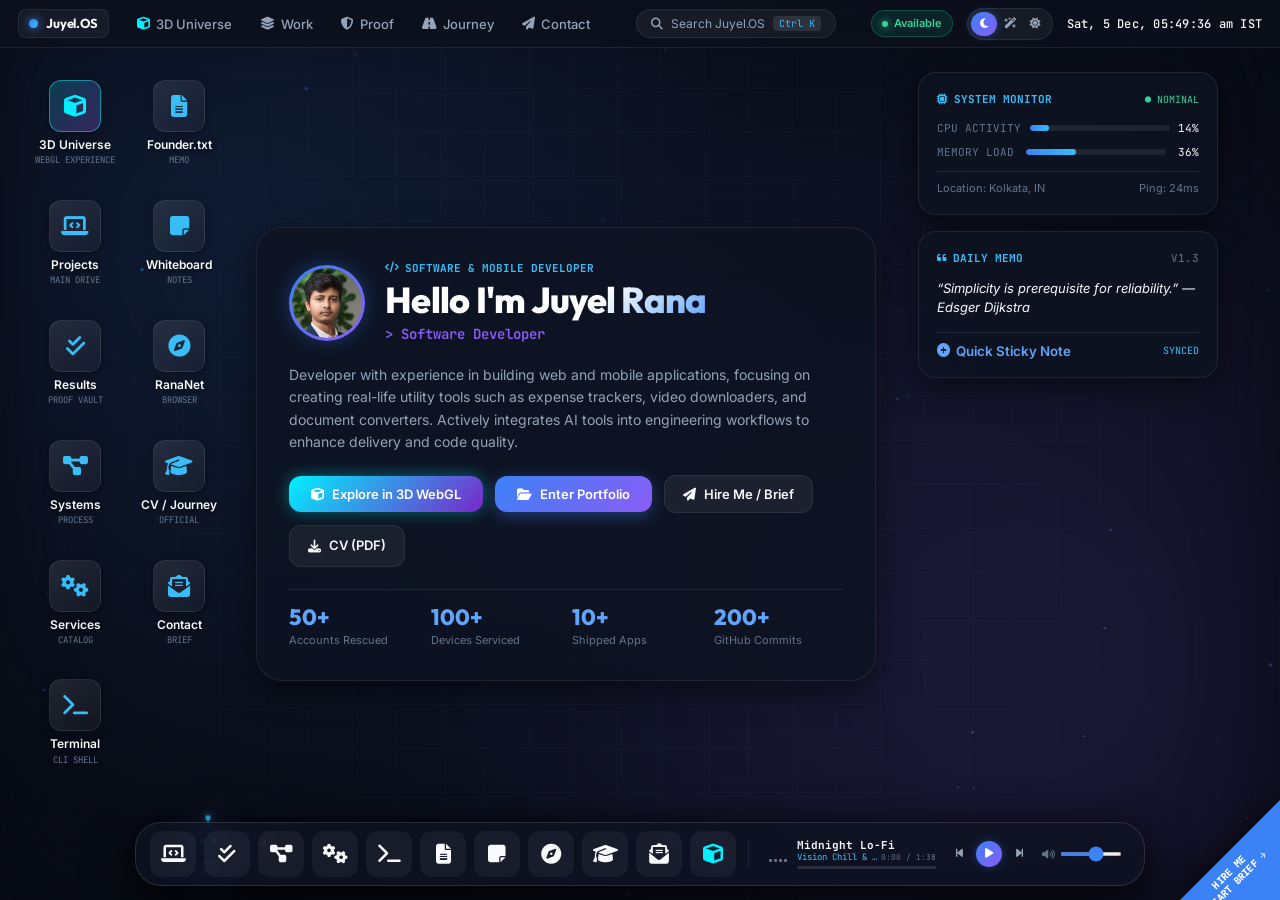
<file: index.html>
<!DOCTYPE html>
<html lang="en" data-theme="dark">

<head>
  <meta charset="UTF-8">
  <meta name="viewport" content="width=device-width, initial-scale=1.0">
  <title>Juyel Rana — Portfolio v2 (Juyel.OS) | Titanium VisionOS Interactive Web Desktop</title>

  <!-- SEO & Meta Tags -->
  <meta name="description" content="Official Portfolio v2 (Juyel.OS) of Juyel Rana — Software Developer, AI Systems Builder, and Problem Solver. Explore interactive applications, verified case studies, BachatGuru, utilities, and direct contact.">
  <meta name="keywords" content="Juyel Rana, Portfolio v2, Juyel.OS, Software Developer, Operating System, Flutter, Web Development, AI Tools, BachatGuru, Problem Solver, Kolkata">
  <meta name="author" content="Juyel Rana">
  <link rel="canonical" href="https://rana0codes.github.io/Portfolio-v2/">

  <!-- Open Graph / Social Media -->
  <meta property="og:type" content="website">
  <meta property="og:url" content="https://rana0codes.github.io/Portfolio-v2/">
  <meta property="og:title" content="Juyel Rana — Portfolio v2 (Juyel.OS)">
  <meta property="og:description" content="Explore Juyel Rana's next-generation Portfolio v2 through an interactive, multi-window personal operating system.">
  <meta property="og:image" content="assets/profile-photo.jpg">

  <!-- Twitter Cards -->
  <meta name="twitter:card" content="summary_large_image">
  <meta name="twitter:creator" content="@Rana0Codes">
  <meta name="twitter:title" content="Juyel Rana — Portfolio v2 (Juyel.OS)">
  <meta name="twitter:description" content="Explore Juyel Rana's next-generation Portfolio v2 through an interactive, multi-window personal operating system.">
  <meta name="twitter:image" content="assets/profile-photo.jpg">

  <!-- Stylesheets -->
  <link rel="stylesheet" href="https://cdnjs.cloudflare.com/ajax/libs/font-awesome/6.5.1/css/all.min.css">
  <link rel="stylesheet" href="css/os-core.css">
  <link rel="stylesheet" href="css/os-themes.css">
  <link rel="stylesheet" href="css/os-windows.css">
  <link rel="stylesheet" href="css/os-apps.css">
  <link rel="stylesheet" href="css/os-companion.css">
  <link rel="stylesheet" href="css/os-universe3d.css">
  <script src="js/vendor/three.min.js"></script>

  <!-- JSON-LD Structured Data -->
  <script type="application/ld+json">
  {
    "@context": "https://schema.org",
    "@type": "Person",
    "name": "Juyel Rana",
    "url": "https://rana0codes.github.io/Portfolio-v2/",
    "image": "assets/profile-photo.jpg",
    "jobTitle": "Software Developer",
    "worksFor": {
      "@type": "Organization",
      "name": "Self-Employed / Freelance"
    },
    "sameAs": [
      "https://github.com/Rana0Codes",
      "https://www.linkedin.com/in/juyel-rana/",
      "https://x.com/Rana0Codes",
      "https://www.youtube.com/@Rana0Codes",
      "https://www.instagram.com/rana0codes/"
    ]
  }
  </script>
</head>

<body>
  <!-- ========================================================================
       BOOT SCREEN (Skippable)
       ======================================================================== -->
  <div class="boot-screen" id="boot-screen" role="region" aria-label="Operating System Boot">
    <div class="boot-inner">
      <div class="boot-avatar-ring">
        <img src="assets/profile-photo.jpg" alt="Juyel Rana" width="76" height="76">
      </div>
      <div class="boot-title">PORTFOLIO v2 &bull; JUYEL.OS</div>
      <div class="boot-log" id="boot-log">Loading system drivers...</div>
      <div class="boot-progress-bar">
        <div class="boot-progress-fill" id="boot-progress"></div>
      </div>
      <button class="skip-boot-btn" id="skip-boot">Skip Boot &rarr;</button>
    </div>
  </div>

  <!-- ========================================================================
       DESKTOP SHELL
       ======================================================================== -->
  <div id="desktop-shell">
    <!-- Ambient Wallpaper Canvas & Mesh -->
    <div class="desktop-wallpaper">
      <div class="wallpaper-gradient"></div>
      <div class="wallpaper-grid"></div>
      <canvas id="ambient-particles" class="wallpaper-particles"></canvas>
    </div>

    <!-- ----------------------------------------------------------------------
         Top System Navigation Bar
         ---------------------------------------------------------------------- -->
    <header class="system-bar" role="banner">
      <div class="system-bar-left">
        <div class="os-brand" title="Juyel Rana Operating System">
          <span class="os-logo-dot"></span>
          <span>Juyel.OS</span>
        </div>

        <nav class="system-nav-links" aria-label="System Quick Links">
          <button class="nav-pill-btn" data-open-win="projects">
            <i class="fas fa-layer-group"></i> Work
          </button>
          <button class="nav-pill-btn" data-open-win="results">
            <i class="fas fa-shield-alt"></i> Proof
          </button>
          <button class="nav-pill-btn" data-open-win="resume">
            <i class="fas fa-road"></i> Journey
          </button>
          <button class="nav-pill-btn" data-open-win="contact">
            <i class="fas fa-paper-plane"></i> Contact
          </button>
        </nav>
      </div>

      <div class="system-bar-center">
        <button class="search-trigger-btn" id="search-trigger" aria-label="Open Command Search">
          <i class="fas fa-search"></i>
          <span>Search Juyel.OS</span>
          <span class="search-kbd">Ctrl K</span>
        </button>
      </div>

      <div class="system-bar-right">
        <div class="availability-badge" title="Open to engineering roles & freelance">
          <span class="live-indicator"></span>
          <span>Available</span>
        </div>

        <!-- Theme Mode Switcher -->
        <div class="theme-switch-group" role="radiogroup" aria-label="System Theme">
          <button class="theme-btn active" data-theme-val="dark" title="Dark Obsidian" aria-label="Dark Theme">
            <i class="fas fa-moon"></i>
          </button>
          <button class="theme-btn" data-theme-val="night" title="Cosmic Indigo" aria-label="Night Theme">
            <i class="fas fa-wand-magic-sparkles"></i>
          </button>
          <button class="theme-btn" data-theme-val="day" title="Frosted Pearl Day" aria-label="Day Theme">
            <i class="fas fa-sun"></i>
          </button>
        </div>

        <!-- Live Clock in IST -->
        <div class="system-clock" id="system-clock" aria-live="polite">--:--:-- IST</div>
      </div>
    </header>

    <!-- ----------------------------------------------------------------------
         Desktop Workspace Area
         ---------------------------------------------------------------------- -->
    <main class="desktop-space" id="desktop-workspace">
      <!-- Desktop Application Icons (macOS Squircles) -->
      <section class="desktop-grid" aria-label="Desktop Applications">
        <div class="desktop-icon-item" data-app="projects" tabindex="0" role="button" aria-label="Open Projects Application">
          <div class="icon-badge-box">
            <i class="fas fa-laptop-code"></i>
          </div>
          <span class="icon-label">Projects</span>
          <span class="icon-subtag">Main Drive</span>
        </div>

        <div class="desktop-icon-item" data-app="results" tabindex="0" role="button" aria-label="Open Results Application">
          <div class="icon-badge-box">
            <i class="fas fa-check-double"></i>
          </div>
          <span class="icon-label">Results</span>
          <span class="icon-subtag">Proof Vault</span>
        </div>

        <div class="desktop-icon-item" data-app="systems" tabindex="0" role="button" aria-label="Open Systems Application">
          <div class="icon-badge-box">
            <i class="fas fa-project-diagram"></i>
          </div>
          <span class="icon-label">Systems</span>
          <span class="icon-subtag">Process</span>
        </div>

        <div class="desktop-icon-item" data-app="services" tabindex="0" role="button" aria-label="Open Services Application">
          <div class="icon-badge-box">
            <i class="fas fa-cogs"></i>
          </div>
          <span class="icon-label">Services</span>
          <span class="icon-subtag">Catalog</span>
        </div>

        <div class="desktop-icon-item" data-app="terminal" tabindex="0" role="button" aria-label="Open Terminal Shell">
          <div class="icon-badge-box">
            <i class="fas fa-terminal"></i>
          </div>
          <span class="icon-label">Terminal</span>
          <span class="icon-subtag">CLI Shell</span>
        </div>

        <div class="desktop-icon-item" data-app="founder" tabindex="0" role="button" aria-label="Open Founder Memo">
          <div class="icon-badge-box">
            <i class="fas fa-file-alt"></i>
          </div>
          <span class="icon-label">Founder.txt</span>
          <span class="icon-subtag">Memo</span>
        </div>

        <div class="desktop-icon-item" data-app="whiteboard" tabindex="0" role="button" aria-label="Open Whiteboard Application">
          <div class="icon-badge-box">
            <i class="fas fa-sticky-note"></i>
          </div>
          <span class="icon-label">Whiteboard</span>
          <span class="icon-subtag">Notes</span>
        </div>

        <div class="desktop-icon-item" data-app="browser" tabindex="0" role="button" aria-label="Open RanaNet Browser">
          <div class="icon-badge-box">
            <i class="fas fa-compass"></i>
          </div>
          <span class="icon-label">RanaNet</span>
          <span class="icon-subtag">Browser</span>
        </div>

        <div class="desktop-icon-item" data-app="resume" tabindex="0" role="button" aria-label="Open Resume and Journey">
          <div class="icon-badge-box">
            <i class="fas fa-graduation-cap"></i>
          </div>
          <span class="icon-label">CV / Journey</span>
          <span class="icon-subtag">Official</span>
        </div>

        <div class="desktop-icon-item" data-app="contact" tabindex="0" role="button" aria-label="Open Contact Application">
          <div class="icon-badge-box">
            <i class="fas fa-envelope-open-text"></i>
          </div>
          <span class="icon-label">Contact</span>
          <span class="icon-subtag">Brief</span>
        </div>
      </section>

      <!-- Desktop Hero Identity Stage -->
      <section class="desktop-hero-stage" aria-label="Developer Identity">
        <div class="hero-profile-row">
          <div class="hero-avatar-ring">
            <img src="assets/profile-photo.jpg" alt="Juyel Rana" width="70" height="70">
          </div>
          <div class="hero-meta-titles">
            <div class="hero-tagline-eyebrow">
              <i class="fas fa-code"></i> Software & Mobile Developer
            </div>
            <h1 class="hero-main-name">Hello I'm <span>Juyel Rana</span></h1>
            <div class="hero-dynamic-descriptor" id="dynamic-descriptor">&gt; Software Developer</div>
          </div>
        </div>

        <p class="hero-summary-bio">
          Developer with experience in building web and mobile applications, focusing on creating real-life utility tools such as expense trackers, video downloaders, and document converters. Actively integrates AI tools into engineering workflows to enhance delivery and code quality.
        </p>

        <div class="hero-actions-row">
          <button class="btn-primary" id="hero-explore-projects">
            <i class="fas fa-folder-open"></i> Enter Portfolio
          </button>
          <button class="btn-secondary" id="hero-hire-contact">
            <i class="fas fa-paper-plane"></i> Hire Me / Brief
          </button>
          <a href="assets/cv/CV.pdf" download="Juyel_Rana_CV.pdf" class="btn-secondary" title="Download Official CV">
            <i class="fas fa-download"></i> CV (PDF)
          </a>
        </div>

        <!-- Verified Metrics Strip -->
        <div class="hero-metrics-strip">
          <div class="metric-strip-item">
            <span class="metric-strip-num">50+</span>
            <span class="metric-strip-label">Accounts Rescued</span>
          </div>
          <div class="metric-strip-item">
            <span class="metric-strip-num">100+</span>
            <span class="metric-strip-label">Devices Serviced</span>
          </div>
          <div class="metric-strip-item">
            <span class="metric-strip-num">10+</span>
            <span class="metric-strip-label">Shipped Apps</span>
          </div>
          <div class="metric-strip-item">
            <span class="metric-strip-num">200+</span>
            <span class="metric-strip-label">GitHub Commits</span>
          </div>
        </div>
      </section>

      <!-- Desktop Widgets Column (Right Side) -->
      <aside class="desktop-widgets-column" aria-label="Desktop Information Hub">
        <!-- Live System Monitor Widget -->
        <div class="system-monitor-card">
          <div class="widget-header">
            <span class="widget-title"><i class="fas fa-microchip"></i> System Monitor</span>
            <span style="font-family: var(--font-mono); font-size: 10px; color: #34d399;">● NOMINAL</span>
          </div>
          <div class="pulse-metric-row">
            <span style="font-size: 11px; color: var(--text-dim); font-family: var(--font-mono);">CPU ACTIVITY</span>
            <div class="pulse-bar-wrap">
              <div class="pulse-bar-fill" id="cpu-bar-fill" style="width: 14%;"></div>
            </div>
            <span id="cpu-val-text" style="font-family: var(--font-mono); font-size: 11px;">14%</span>
          </div>
          <div class="pulse-metric-row">
            <span style="font-size: 11px; color: var(--text-dim); font-family: var(--font-mono);">MEMORY LOAD</span>
            <div class="pulse-bar-wrap">
              <div class="pulse-bar-fill" id="ram-bar-fill" style="width: 36%;"></div>
            </div>
            <span id="ram-val-text" style="font-family: var(--font-mono); font-size: 11px;">36%</span>
          </div>
          <div style="display: flex; justify-content: space-between; font-size: 11px; color: var(--text-dim); margin-top: 10px; border-top: 1px solid var(--border-subtle); padding-top: 8px;">
            <span>Location: Kolkata, IN</span>
            <span>Ping: 24ms</span>
          </div>
        </div>

        <!-- Daily Transmission Widget -->
        <div class="daily-transmission-card">
          <div class="widget-header">
            <span class="widget-title"><i class="fas fa-quote-left"></i> Daily Memo</span>
            <span>v1.3</span>
          </div>
          <div class="dt-body" id="daily-quote-text">
            “Simplicity is prerequisite for reliability.” — Edsger Dijkstra
          </div>
          <div class="dt-footer">
            <button class="quick-sticky-btn" id="quick-sticky-trigger">
              <i class="fas fa-plus-circle"></i> Quick Sticky Note
            </button>
            <span style="color: var(--color-cyan); font-size: 10px; font-family: var(--font-mono);">SYNCED</span>
          </div>
        </div>
      </aside>

      <!-- Astro-J Companion Mount -->
      <div id="companion-mount"></div>

      <!-- Folded-Corner Call Prompt (Bottom Right) -->
      <div class="folded-corner-call" id="folded-corner-call" role="button" aria-label="Book a Call / Project Inquiry">
        <div class="folded-corner-triangle"></div>
        <div class="folded-corner-content">
          <div>HIRE ME</div>
          <div>START BRIEF &rarr;</div>
        </div>
      </div>

      <!-- ====================================================================
           WINDOW MANAGER LAYER (Applications)
           ==================================================================== -->
      <div class="os-window-layer" id="window-layer">
        <!-- 1. Projects Window -->
        <div class="os-window" id="win-projects" role="dialog" aria-labelledby="title-projects">
          <div class="window-titlebar">
            <div class="window-controls-traffic">
              <button class="traffic-btn close" title="Close window" aria-label="Close">&times;</button>
              <button class="traffic-btn minimize" title="Minimize window" aria-label="Minimize">&minus;</button>
              <button class="traffic-btn maximize" title="Maximize window" aria-label="Maximize">+</button>
            </div>
            <div class="window-title-info" id="title-projects">
              <i class="fas fa-laptop-code"></i> Projects — Main Drive
            </div>
            <div class="window-actions-right">
              <span class="window-tag-badge">App Store</span>
            </div>
          </div>
          <div class="window-body" id="projects-app-mount"></div>
        </div>

        <!-- 2. Results & Proof Window -->
        <div class="os-window" id="win-results" role="dialog" aria-labelledby="title-results">
          <div class="window-titlebar">
            <div class="window-controls-traffic">
              <button class="traffic-btn close" title="Close window" aria-label="Close">&times;</button>
              <button class="traffic-btn minimize" title="Minimize window" aria-label="Minimize">&minus;</button>
              <button class="traffic-btn maximize" title="Maximize window" aria-label="Maximize">+</button>
            </div>
            <div class="window-title-info" id="title-results">
              <i class="fas fa-check-double"></i> Results & Proof Vault
            </div>
            <div class="window-actions-right">
              <span class="window-tag-badge">Verified</span>
            </div>
          </div>
          <div class="window-body" id="results-app-mount"></div>
        </div>

        <!-- 3. Systems Window -->
        <div class="os-window" id="win-systems" role="dialog" aria-labelledby="title-systems">
          <div class="window-titlebar">
            <div class="window-controls-traffic">
              <button class="traffic-btn close" title="Close window" aria-label="Close">&times;</button>
              <button class="traffic-btn minimize" title="Minimize window" aria-label="Minimize">&minus;</button>
              <button class="traffic-btn maximize" title="Maximize window" aria-label="Maximize">+</button>
            </div>
            <div class="window-title-info" id="title-systems">
              <i class="fas fa-project-diagram"></i> Systems — Operating Loop
            </div>
            <div class="window-actions-right">
              <span class="window-tag-badge">Workflow</span>
            </div>
          </div>
          <div class="window-body" id="systems-app-mount"></div>
        </div>

        <!-- 4. Services Window -->
        <div class="os-window" id="win-services" role="dialog" aria-labelledby="title-services">
          <div class="window-titlebar">
            <div class="window-controls-traffic">
              <button class="traffic-btn close" title="Close window" aria-label="Close">&times;</button>
              <button class="traffic-btn minimize" title="Minimize window" aria-label="Minimize">&minus;</button>
              <button class="traffic-btn maximize" title="Maximize window" aria-label="Maximize">+</button>
            </div>
            <div class="window-title-info" id="title-services">
              <i class="fas fa-cogs"></i> Services & Capabilities
            </div>
            <div class="window-actions-right">
              <span class="window-tag-badge">Offerings</span>
            </div>
          </div>
          <div class="window-body" id="services-app-mount"></div>
        </div>

        <!-- 5. Terminal Window -->
        <div class="os-window" id="win-terminal" role="dialog" aria-labelledby="title-terminal">
          <div class="window-titlebar">
            <div class="window-controls-traffic">
              <button class="traffic-btn close" title="Close window" aria-label="Close">&times;</button>
              <button class="traffic-btn minimize" title="Minimize window" aria-label="Minimize">&minus;</button>
              <button class="traffic-btn maximize" title="Maximize window" aria-label="Maximize">+</button>
            </div>
            <div class="window-title-info" id="title-terminal">
              <i class="fas fa-terminal"></i> Terminal — juyel@os:~$
            </div>
            <div class="window-actions-right">
              <span class="window-tag-badge">Bash/Zsh</span>
            </div>
          </div>
          <div class="window-body" id="terminal-app-mount"></div>
        </div>

        <!-- 6. Founder Memo Window -->
        <div class="os-window" id="win-founder" role="dialog" aria-labelledby="title-founder">
          <div class="window-titlebar">
            <div class="window-controls-traffic">
              <button class="traffic-btn close" title="Close window" aria-label="Close">&times;</button>
              <button class="traffic-btn minimize" title="Minimize window" aria-label="Minimize">&minus;</button>
              <button class="traffic-btn maximize" title="Maximize window" aria-label="Maximize">+</button>
            </div>
            <div class="window-title-info" id="title-founder">
              <i class="fas fa-file-alt"></i> Founder_Memo.txt
            </div>
            <div class="window-actions-right">
              <span class="window-tag-badge">Read-Only</span>
            </div>
          </div>
          <div class="window-body" id="founder-app-mount"></div>
        </div>

        <!-- 7. Whiteboard Window -->
        <div class="os-window" id="win-whiteboard" role="dialog" aria-labelledby="title-whiteboard">
          <div class="window-titlebar">
            <div class="window-controls-traffic">
              <button class="traffic-btn close" title="Close window" aria-label="Close">&times;</button>
              <button class="traffic-btn minimize" title="Minimize window" aria-label="Minimize">&minus;</button>
              <button class="traffic-btn maximize" title="Maximize window" aria-label="Maximize">+</button>
            </div>
            <div class="window-title-info" id="title-whiteboard">
              <i class="fas fa-sticky-note"></i> Whiteboard & Sticky Notes
            </div>
            <div class="window-actions-right">
              <span class="window-tag-badge">Local Canvas</span>
            </div>
          </div>
          <div class="window-body">
            <div id="whiteboard-toolbar-mount"></div>
            <div class="whiteboard-canvas-area" id="whiteboard-canvas-mount"></div>
          </div>
        </div>

        <!-- 8. RanaNet Browser Window -->
        <div class="os-window" id="win-browser" role="dialog" aria-labelledby="title-browser">
          <div class="window-titlebar">
            <div class="window-controls-traffic">
              <button class="traffic-btn close" title="Close window" aria-label="Close">&times;</button>
              <button class="traffic-btn minimize" title="Minimize window" aria-label="Minimize">&minus;</button>
              <button class="traffic-btn maximize" title="Maximize window" aria-label="Maximize">+</button>
            </div>
            <div class="window-title-info" id="title-browser">
              <i class="fas fa-compass"></i> RanaNet Internal Browser
            </div>
            <div class="window-actions-right">
              <span class="window-tag-badge">Gateway</span>
            </div>
          </div>
          <div class="window-body" id="browser-app-mount"></div>
        </div>

        <!-- 9. Resume & Journey Window -->
        <div class="os-window" id="win-resume" role="dialog" aria-labelledby="title-resume">
          <div class="window-titlebar">
            <div class="window-controls-traffic">
              <button class="traffic-btn close" title="Close window" aria-label="Close">&times;</button>
              <button class="traffic-btn minimize" title="Minimize window" aria-label="Minimize">&minus;</button>
              <button class="traffic-btn maximize" title="Maximize window" aria-label="Maximize">+</button>
            </div>
            <div class="window-title-info" id="title-resume">
              <i class="fas fa-graduation-cap"></i> Resume & Career Journey
            </div>
            <div class="window-actions-right">
              <span class="window-tag-badge">Official CV</span>
            </div>
          </div>
          <div class="window-body" id="resume-app-mount"></div>
        </div>

        <!-- 10. Contact Window -->
        <div class="os-window" id="win-contact" role="dialog" aria-labelledby="title-contact">
          <div class="window-titlebar">
            <div class="window-controls-traffic">
              <button class="traffic-btn close" title="Close window" aria-label="Close">&times;</button>
              <button class="traffic-btn minimize" title="Minimize window" aria-label="Minimize">&minus;</button>
              <button class="traffic-btn maximize" title="Maximize window" aria-label="Maximize">+</button>
            </div>
            <div class="window-title-info" id="title-contact">
              <i class="fas fa-envelope-open-text"></i> Contact & Project Brief
            </div>
            <div class="window-actions-right">
              <span class="window-tag-badge">Web3Forms</span>
            </div>
          </div>
          <div class="window-body" id="contact-app-mount"></div>
        </div>
      </div>
    </main>

    <!-- ----------------------------------------------------------------------
         Bottom System Dock (Apple-Style Glass Shelf)
         ---------------------------------------------------------------------- -->
    <footer class="system-dock-container" role="toolbar" aria-label="System Dock">
      <button class="dock-item-btn" data-app="projects" data-tooltip="Projects (Main Drive)" aria-label="Launch Projects">
        <i class="fas fa-laptop-code"></i>
        <span class="dock-active-dot"></span>
      </button>
      <button class="dock-item-btn" data-app="results" data-tooltip="Results & Proof Vault" aria-label="Launch Results">
        <i class="fas fa-check-double"></i>
        <span class="dock-active-dot"></span>
      </button>
      <button class="dock-item-btn" data-app="systems" data-tooltip="Systems (Process)" aria-label="Launch Systems">
        <i class="fas fa-project-diagram"></i>
        <span class="dock-active-dot"></span>
      </button>
      <button class="dock-item-btn" data-app="services" data-tooltip="Services Catalog" aria-label="Launch Services">
        <i class="fas fa-cogs"></i>
        <span class="dock-active-dot"></span>
      </button>
      <button class="dock-item-btn" data-app="terminal" data-tooltip="Terminal Shell" aria-label="Launch Terminal">
        <i class="fas fa-terminal"></i>
        <span class="dock-active-dot"></span>
      </button>
      <button class="dock-item-btn" data-app="founder" data-tooltip="Founder Memo" aria-label="Launch Founder Memo">
        <i class="fas fa-file-alt"></i>
        <span class="dock-active-dot"></span>
      </button>
      <button class="dock-item-btn" data-app="whiteboard" data-tooltip="Whiteboard & Notes" aria-label="Launch Whiteboard">
        <i class="fas fa-sticky-note"></i>
        <span class="dock-active-dot"></span>
      </button>
      <button class="dock-item-btn" data-app="browser" data-tooltip="RanaNet Browser" aria-label="Launch Browser">
        <i class="fas fa-compass"></i>
        <span class="dock-active-dot"></span>
      </button>
      <button class="dock-item-btn" data-app="resume" data-tooltip="Curriculum Vitae" aria-label="Launch Resume">
        <i class="fas fa-graduation-cap"></i>
        <span class="dock-active-dot"></span>
      </button>
      <button class="dock-item-btn" data-app="contact" data-tooltip="Contact & Inquiries" aria-label="Launch Contact">
        <i class="fas fa-envelope-open-text"></i>
        <span class="dock-active-dot"></span>
      </button>

      <div class="dock-divider"></div>

      <!-- Dock Media Player Mount -->
      <div id="dock-player-mount"></div>
    </footer>
  </div>

  <!-- Bootstrapper Script -->
  <script type="module" src="js/app.js"></script>
</body>

</html>
</file>
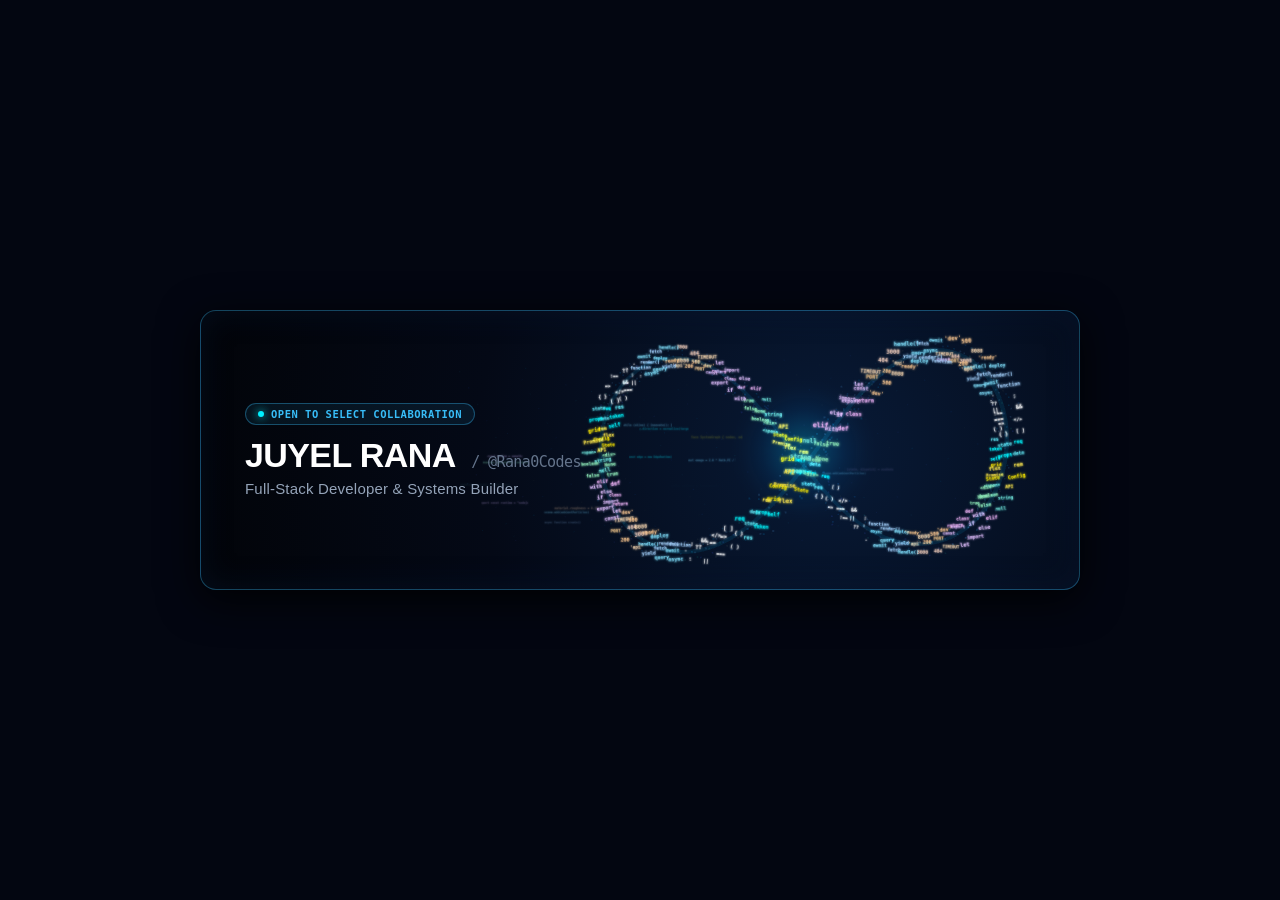
<file: infinity-scene/index.html>
<!DOCTYPE html>
<html lang="en">
<head>
  <meta charset="UTF-8">
  <meta name="viewport" content="width=device-width, initial-scale=1.0">
  <title>Rana0Codes — Animated Code Infinity Showcase</title>
  <style>
    * { box-sizing: border-box; margin: 0; padding: 0; }
    body {
      background-color: #030611;
      color: #e2e8f0;
      font-family: -apple-system, BlinkMacSystemFont, "Segoe UI", Roboto, Helvetica, Arial, sans-serif;
      overflow: hidden;
      display: flex;
      justify-content: center;
      align-items: center;
      min-height: 100vh;
    }
    #hero-container {
      position: relative;
      width: 880px;
      height: 280px;
      background: radial-gradient(circle at 72% 50%, #081a36 0%, #040916 55%, #020409 100%);
      border-radius: 16px;
      border: 1.2px solid rgba(56, 189, 248, 0.35);
      box-shadow: 0 10px 40px rgba(0, 0, 0, 0.85), inset 0 0 30px rgba(8, 26, 54, 0.4);
      overflow: hidden;
    }
    #infinity-canvas {
      position: absolute;
      top: 0;
      left: 0;
      width: 100%;
      height: 100%;
      display: block;
      z-index: 1;
    }
    #ui-overlay {
      position: absolute;
      top: 0;
      left: 0;
      width: 100%;
      height: 100%;
      z-index: 2;
      pointer-events: none;
      padding: 38px 44px;
      display: flex;
      flex-direction: column;
      justify-content: center;
    }
    .hero-info-card {
      max-width: 380px;
    }
    .status-pill {
      display: inline-flex;
      align-items: center;
      gap: 7px;
      padding: 4px 12px;
      border-radius: 12px;
      background: rgba(56, 189, 248, 0.08);
      border: 1px solid rgba(56, 189, 248, 0.35);
      font-family: ui-monospace, SFMono-Regular, Menlo, Monaco, Consolas, monospace;
      font-size: 10.5px;
      font-weight: 600;
      color: #38bdf8;
      letter-spacing: 0.5px;
      width: fit-content;
      margin-bottom: 12px;
    }
    .pulse-dot {
      width: 6px;
      height: 6px;
      border-radius: 50%;
      background: #00f0ff;
      box-shadow: 0 0 8px #00f0ff;
    }
    .dev-name {
      font-size: 34px;
      font-weight: 900;
      color: #ffffff;
      letter-spacing: -0.6px;
      line-height: 1.1;
      margin-bottom: 6px;
    }
    .dev-name span {
      font-family: ui-monospace, SFMono-Regular, Menlo, Monaco, Consolas, monospace;
      font-size: 15px;
      font-weight: 500;
      color: #64748b;
      margin-left: 8px;
    }
    .dev-title {
      font-size: 15px;
      color: #94a3b8;
      font-weight: 500;
      letter-spacing: 0.2px;
      margin-bottom: 0;
    }
    #loading-indicator {
      position: absolute;
      top: 50%;
      left: 50%;
      transform: translate(-50%, -50%);
      color: #38bdf8;
      font-family: ui-monospace, SFMono-Regular, Menlo, Monaco, Consolas, monospace;
      font-size: 13px;
      letter-spacing: 1px;
      z-index: 10;
      transition: opacity 0.3s;
    }
  </style>

  <script type="importmap">
  {
    "imports": {
      "three": "../js/vendor/three.module.js",
      "three/addons/": "../js/vendor/"
    }
  }
  </script>
</head>
<body>
  <div id="hero-container">
    <div id="loading-indicator">INITIALIZING CODE INFINITY...</div>
    <canvas id="infinity-canvas" width="880" height="280"></canvas>
    <div id="ui-overlay">
      <div class="hero-info-card">
        <div class="status-pill">
          <span class="pulse-dot"></span>
          OPEN TO SELECT COLLABORATION
        </div>
        <h1 class="dev-name">JUYEL RANA <span>/ @Rana0Codes</span></h1>
        <p class="dev-title">Full-Stack Developer &amp; Systems Builder</p>
      </div>
    </div>
  </div>

  <script type="module" src="infinity-scene.js"></script>
</body>
</html>
</file>
<file: css/os-core.css>
/* ==========================================================================
   JUYEL OS — Titanium VisionOS Core Desktop Architecture (v1.3)
   ========================================================================== */

@import url('https://fonts.googleapis.com/css2?family=Inter:wght@300;400;500;600;700;800&family=Outfit:wght@400;500;600;700;800&family=JetBrains+Mono:wght@400;500;700&display=swap');

:root {
  --font-sans: 'Inter', -apple-system, BlinkMacSystemFont, 'Segoe UI', Roboto, sans-serif;
  --font-display: 'Outfit', var(--font-sans);
  --font-mono: 'JetBrains Mono', monospace;

  /* Default Dark Titanium VisionOS Tokens */
  --bg-desktop: #070a13;
  --bg-panel: rgba(14, 19, 34, 0.85);
  --bg-panel-solid: #0d1222;
  --bg-surface: rgba(22, 30, 54, 0.7);
  --border-subtle: rgba(255, 255, 255, 0.08);
  --border-prominent: rgba(255, 255, 255, 0.16);
  --border-accent: rgba(59, 130, 246, 0.5);

  --color-primary: #3b82f6;
  --color-primary-rgb: 59, 130, 246;
  --color-primary-hover: #60a5fa;
  --color-accent: #8b5cf6;
  --color-accent-rgb: 139, 92, 246;
  --color-cyan: #38bdf8;
  --color-amber: #f59e0b;
  --color-danger: #ef4444;
  --color-success: #10b981;

  --text-main: #f8fafc;
  --text-muted: #94a3b8;
  --text-dim: #64748b;
  --text-inverse: #070a13;

  --shadow-sm: 0 2px 10px rgba(0, 0, 0, 0.35);
  --shadow-md: 0 10px 30px rgba(0, 0, 0, 0.5);
  --shadow-lg: 0 20px 50px rgba(0, 0, 0, 0.65);
  --shadow-window: 0 24px 70px rgba(0, 0, 0, 0.75), 0 0 1px rgba(255, 255, 255, 0.2);
  --shadow-glow: 0 0 30px rgba(59, 130, 246, 0.25);

  --radius-sm: 8px;
  --radius-md: 12px;
  --radius-lg: 18px;
  --radius-xl: 26px;
  --radius-full: 9999px;

  --nav-height: 48px;
  --dock-height: 68px;
  --transition-fast: 0.16s cubic-bezier(0.16, 1, 0.3, 1);
  --transition-smooth: 0.28s cubic-bezier(0.16, 1, 0.3, 1);
}

/* --------------------------------------------------------------------------
   Resets & Base
   -------------------------------------------------------------------------- */
*, *::before, *::after {
  box-sizing: border-box;
  margin: 0;
  padding: 0;
}

html, body {
  width: 100%;
  height: 100dvh;
  overflow: hidden;
  font-family: var(--font-sans);
  font-size: 15px;
  line-height: 1.5;
  color: var(--text-main);
  background-color: var(--bg-desktop);
  -webkit-font-smoothing: antialiased;
  -moz-osx-font-smoothing: grayscale;
  user-select: none;
}

button {
  font-family: inherit;
  color: inherit;
  background: none;
  border: none;
  cursor: pointer;
  outline: none;
}

button:focus-visible, a:focus-visible {
  outline: 2px solid var(--color-primary);
  outline-offset: 2px;
}

a {
  color: inherit;
  text-decoration: none;
}

/* --------------------------------------------------------------------------
   Desktop Shell Environment
   -------------------------------------------------------------------------- */
#desktop-shell {
  position: fixed;
  inset: 0;
  width: 100vw;
  height: 100dvh;
  display: flex;
  flex-direction: column;
  overflow: hidden;
  background-color: var(--bg-desktop);
}

/* Dynamic Wallpaper */
.desktop-wallpaper {
  position: absolute;
  inset: 0;
  z-index: 0;
  overflow: hidden;
  pointer-events: none;
}

.wallpaper-gradient {
  position: absolute;
  inset: 0;
  background: 
    radial-gradient(circle at 18% 25%, rgba(59, 130, 246, 0.12) 0%, transparent 48%),
    radial-gradient(circle at 82% 75%, rgba(139, 92, 246, 0.14) 0%, transparent 52%),
    radial-gradient(circle at 50% 50%, rgba(14, 19, 34, 0.9) 0%, #070a13 100%);
  filter: blur(48px);
}

.wallpaper-grid {
  position: absolute;
  inset: 0;
  background-image: 
    linear-gradient(to right, rgba(255, 255, 255, 0.02) 1px, transparent 1px),
    linear-gradient(to bottom, rgba(255, 255, 255, 0.02) 1px, transparent 1px);
  background-size: 44px 44px;
  mask-image: radial-gradient(circle at center, black 45%, transparent 85%);
  -webkit-mask-image: radial-gradient(circle at center, black 45%, transparent 85%);
}

.wallpaper-particles {
  position: absolute;
  inset: 0;
  width: 100%;
  height: 100%;
}

/* --------------------------------------------------------------------------
   Top System Navigation Bar (macOS / visionOS Glass Style)
   -------------------------------------------------------------------------- */
.system-bar {
  position: relative;
  z-index: 5000;
  height: var(--nav-height);
  padding: 0 18px;
  display: flex;
  align-items: center;
  justify-content: space-between;
  background: rgba(12, 16, 28, 0.75);
  backdrop-filter: blur(20px);
  -webkit-backdrop-filter: blur(20px);
  border-bottom: 1px solid var(--border-subtle);
  font-size: 13px;
}

.system-bar-left {
  display: flex;
  align-items: center;
  gap: 16px;
}

.os-brand {
  display: flex;
  align-items: center;
  gap: 8px;
  font-family: var(--font-display);
  font-weight: 700;
  letter-spacing: -0.01em;
  color: var(--text-main);
  padding: 4px 10px;
  border-radius: var(--radius-sm);
  background: rgba(255, 255, 255, 0.05);
  border: 1px solid var(--border-subtle);
  cursor: default;
}

.os-logo-dot {
  width: 9px;
  height: 9px;
  border-radius: var(--radius-full);
  background: linear-gradient(135deg, var(--color-primary), var(--color-cyan));
  box-shadow: 0 0 10px var(--color-primary);
  animation: pulse-dot 3s infinite ease-in-out;
}

@keyframes pulse-dot {
  0%, 100% { opacity: 1; transform: scale(1); }
  50% { opacity: 0.6; transform: scale(0.88); }
}

.system-nav-links {
  display: flex;
  align-items: center;
  gap: 4px;
}

.nav-pill-btn {
  padding: 5px 12px;
  border-radius: var(--radius-sm);
  color: var(--text-muted);
  font-size: 13px;
  font-weight: 500;
  transition: var(--transition-fast);
  display: flex;
  align-items: center;
  gap: 6px;
}

.nav-pill-btn:hover {
  color: var(--text-main);
  background: rgba(255, 255, 255, 0.08);
}

.system-bar-center {
  display: flex;
  align-items: center;
  gap: 12px;
}

.search-trigger-btn {
  display: flex;
  align-items: center;
  gap: 8px;
  padding: 6px 14px;
  border-radius: var(--radius-full);
  background: rgba(255, 255, 255, 0.05);
  border: 1px solid var(--border-subtle);
  color: var(--text-muted);
  font-size: 12px;
  cursor: pointer;
  transition: var(--transition-fast);
}

.search-trigger-btn:hover {
  background: rgba(255, 255, 255, 0.1);
  border-color: var(--border-accent);
  color: var(--text-main);
  box-shadow: 0 0 14px rgba(59, 130, 246, 0.25);
}

.search-kbd {
  font-family: var(--font-mono);
  font-size: 10px;
  padding: 1px 6px;
  border-radius: 4px;
  background: rgba(255, 255, 255, 0.1);
  color: var(--color-cyan);
}

.system-bar-right {
  display: flex;
  align-items: center;
  gap: 14px;
}

.availability-badge {
  display: flex;
  align-items: center;
  gap: 6px;
  font-size: 11px;
  font-weight: 600;
  padding: 4px 10px;
  border-radius: var(--radius-full);
  background: rgba(16, 185, 129, 0.12);
  border: 1px solid rgba(16, 185, 129, 0.3);
  color: #34d399;
}

.live-indicator {
  width: 6px;
  height: 6px;
  border-radius: var(--radius-full);
  background: #34d399;
  box-shadow: 0 0 8px #34d399;
}

.theme-switch-group {
  display: flex;
  align-items: center;
  background: rgba(255, 255, 255, 0.05);
  padding: 3px;
  border-radius: var(--radius-full);
  border: 1px solid var(--border-subtle);
}

.theme-btn {
  width: 26px;
  height: 24px;
  border-radius: var(--radius-full);
  display: flex;
  align-items: center;
  justify-content: center;
  font-size: 11px;
  color: var(--text-muted);
  transition: var(--transition-fast);
}

.theme-btn.active {
  background: linear-gradient(135deg, var(--color-primary), var(--color-accent));
  color: #ffffff;
  box-shadow: 0 0 10px rgba(59, 130, 246, 0.4);
}

.system-clock {
  font-family: var(--font-mono);
  font-size: 12px;
  font-weight: 500;
  color: var(--text-main);
  letter-spacing: 0.02em;
}

/* --------------------------------------------------------------------------
   Main Desktop Space & Layout Reflow
   -------------------------------------------------------------------------- */
.desktop-space {
  position: relative;
  flex: 1;
  width: 100%;
  height: calc(100dvh - var(--nav-height));
  overflow: hidden;
  z-index: 100;
  display: flex;
  padding: 24px 30px;
  gap: 32px;
}

/* Desktop Icon Grid (macOS Squircles) */
.desktop-grid {
  display: flex;
  flex-direction: column;
  flex-wrap: wrap;
  max-height: calc(100dvh - var(--nav-height) - var(--dock-height) - 70px);
  gap: 16px 14px;
  z-index: 200;
}

.desktop-icon-item {
  width: 90px;
  display: flex;
  flex-direction: column;
  align-items: center;
  text-align: center;
  padding: 8px 4px;
  border-radius: var(--radius-md);
  cursor: pointer;
  transition: var(--transition-fast);
  touch-action: manipulation;
}

.desktop-icon-item:hover {
  background: rgba(255, 255, 255, 0.09);
  backdrop-filter: blur(10px);
}

.desktop-icon-item:active {
  transform: scale(0.95);
}

.icon-badge-box {
  position: relative;
  width: 52px;
  height: 52px;
  border-radius: var(--radius-md);
  background: linear-gradient(135deg, rgba(255, 255, 255, 0.1), rgba(255, 255, 255, 0.03));
  border: 1px solid var(--border-subtle);
  display: flex;
  align-items: center;
  justify-content: center;
  font-size: 22px;
  color: var(--color-cyan);
  box-shadow: var(--shadow-sm);
  margin-bottom: 6px;
  transition: var(--transition-smooth);
}

.desktop-icon-item:hover .icon-badge-box {
  border-color: var(--border-accent);
  box-shadow: 0 0 18px rgba(59, 130, 246, 0.35);
  transform: translateY(-2px);
  color: var(--color-primary-hover);
}

.icon-label {
  font-size: 12px;
  font-weight: 600;
  color: var(--text-main);
  text-shadow: 0 1px 4px rgba(0, 0, 0, 0.8);
  line-height: 1.2;
}

.icon-subtag {
  font-family: var(--font-mono);
  font-size: 9px;
  color: var(--text-dim);
  text-transform: uppercase;
  margin-top: 2px;
}

/* --------------------------------------------------------------------------
   Desktop Identity Stage (Hero Card)
   -------------------------------------------------------------------------- */
.desktop-hero-stage {
  flex: 1;
  max-width: 620px;
  z-index: 200;
  pointer-events: auto;
  align-self: center;
  background: var(--bg-panel);
  backdrop-filter: blur(28px);
  -webkit-backdrop-filter: blur(28px);
  border: 1px solid var(--border-subtle);
  border-radius: var(--radius-xl);
  padding: 32px;
  box-shadow: var(--shadow-md);
  margin-bottom: 40px;
}

.hero-profile-row {
  display: flex;
  align-items: center;
  gap: 20px;
  margin-bottom: 18px;
}

.hero-avatar-ring {
  width: 76px;
  height: 76px;
  border-radius: var(--radius-full);
  padding: 3px;
  background: linear-gradient(135deg, var(--color-primary), var(--color-accent));
  box-shadow: 0 0 20px rgba(59, 130, 246, 0.35);
  flex-shrink: 0;
}

.hero-avatar-ring img {
  width: 100%;
  height: 100%;
  border-radius: var(--radius-full);
  object-fit: cover;
}

.hero-meta-titles {
  display: flex;
  flex-direction: column;
}

.hero-tagline-eyebrow {
  display: inline-flex;
  align-items: center;
  gap: 6px;
  font-family: var(--font-mono);
  font-size: 11px;
  font-weight: 700;
  text-transform: uppercase;
  color: var(--color-cyan);
  margin-bottom: 4px;
}

.hero-main-name {
  font-family: var(--font-display);
  font-size: 36px;
  font-weight: 800;
  letter-spacing: -0.02em;
  line-height: 1.1;
  color: #ffffff;
}

.hero-main-name span {
  background: linear-gradient(135deg, #ffffff 40%, var(--color-primary-hover) 100%);
  -webkit-background-clip: text;
  background-clip: text;
  -webkit-text-fill-color: transparent;
}

.hero-dynamic-descriptor {
  font-family: var(--font-mono);
  font-size: 14px;
  font-weight: 600;
  color: var(--color-accent);
  margin-top: 4px;
  height: 22px;
  display: flex;
  align-items: center;
}

.hero-summary-bio {
  font-size: 14px;
  line-height: 1.6;
  color: var(--text-muted);
  margin-bottom: 22px;
}

.hero-actions-row {
  display: flex;
  align-items: center;
  flex-wrap: wrap;
  gap: 12px;
  margin-bottom: 22px;
}

.btn-primary {
  display: inline-flex;
  align-items: center;
  gap: 8px;
  padding: 10px 22px;
  border-radius: var(--radius-md);
  background: linear-gradient(135deg, var(--color-primary), var(--color-accent));
  color: #ffffff;
  font-weight: 600;
  font-size: 13px;
  box-shadow: 0 4px 16px rgba(59, 130, 246, 0.4);
  transition: var(--transition-fast);
}

.btn-primary:hover {
  filter: brightness(1.1);
  box-shadow: 0 6px 24px rgba(59, 130, 246, 0.55);
  transform: translateY(-1px);
}

.btn-secondary {
  display: inline-flex;
  align-items: center;
  gap: 8px;
  padding: 10px 18px;
  border-radius: var(--radius-md);
  background: rgba(255, 255, 255, 0.06);
  border: 1px solid var(--border-subtle);
  color: var(--text-main);
  font-weight: 600;
  font-size: 13px;
  transition: var(--transition-fast);
}

.btn-secondary:hover {
  background: rgba(255, 255, 255, 0.12);
  border-color: var(--border-prominent);
}

/* Verified Metrics Row */
.hero-metrics-strip {
  display: grid;
  grid-template-columns: repeat(4, 1fr);
  gap: 12px;
  padding-top: 16px;
  border-top: 1px solid var(--border-subtle);
}

.metric-strip-item {
  display: flex;
  flex-direction: column;
}

.metric-strip-num {
  font-family: var(--font-display);
  font-size: 22px;
  font-weight: 800;
  color: var(--color-primary-hover);
  line-height: 1;
}

.metric-strip-label {
  font-size: 11px;
  color: var(--text-dim);
  margin-top: 4px;
}

/* --------------------------------------------------------------------------
   Desktop Widget: System Monitor & Daily Transmission
   -------------------------------------------------------------------------- */
.desktop-widgets-column {
  width: 300px;
  display: flex;
  flex-direction: column;
  gap: 16px;
  z-index: 200;
  margin-left: auto;
}

.system-monitor-card,
.daily-transmission-card {
  background: var(--bg-panel);
  backdrop-filter: blur(24px);
  border: 1px solid var(--border-subtle);
  border-radius: var(--radius-lg);
  padding: 18px;
  box-shadow: var(--shadow-md);
}

.widget-header {
  display: flex;
  align-items: center;
  justify-content: space-between;
  margin-bottom: 12px;
  font-family: var(--font-mono);
  font-size: 11px;
  color: var(--text-dim);
  text-transform: uppercase;
}

.widget-title {
  color: var(--color-cyan);
  font-weight: 700;
  display: flex;
  align-items: center;
  gap: 6px;
}

/* System Pulse Bars */
.pulse-metric-row {
  display: flex;
  align-items: center;
  justify-content: space-between;
  margin-bottom: 8px;
  font-size: 12px;
}

.pulse-bar-wrap {
  width: 140px;
  height: 6px;
  background: rgba(255, 255, 255, 0.08);
  border-radius: var(--radius-full);
  overflow: hidden;
}

.pulse-bar-fill {
  height: 100%;
  border-radius: var(--radius-full);
  background: linear-gradient(90deg, var(--color-primary), var(--color-cyan));
}

.dt-body {
  font-size: 13px;
  line-height: 1.5;
  color: var(--text-main);
  margin-bottom: 14px;
  font-style: italic;
}

.dt-footer {
  display: flex;
  align-items: center;
  justify-content: space-between;
  border-top: 1px solid var(--border-subtle);
  padding-top: 10px;
  font-size: 11px;
}

.quick-sticky-btn {
  color: var(--color-primary-hover);
  display: flex;
  align-items: center;
  gap: 6px;
  font-weight: 600;
  cursor: pointer;
  transition: var(--transition-fast);
}

.quick-sticky-btn:hover {
  text-decoration: underline;
}

/* --------------------------------------------------------------------------
   Bottom System Dock (Apple-Style Glass Shelf)
   -------------------------------------------------------------------------- */
.system-dock-container {
  position: absolute;
  bottom: 14px;
  left: 50%;
  transform: translateX(-50%);
  z-index: 4000;
  display: flex;
  align-items: center;
  gap: 8px;
  background: rgba(14, 19, 34, 0.78);
  backdrop-filter: blur(24px);
  -webkit-backdrop-filter: blur(24px);
  border: 1px solid rgba(255, 255, 255, 0.12);
  padding: 8px 14px;
  border-radius: var(--radius-xl);
  box-shadow: var(--shadow-lg), 0 0 25px rgba(0, 0, 0, 0.5);
}

.dock-item-btn {
  position: relative;
  width: 46px;
  height: 46px;
  border-radius: var(--radius-md);
  display: flex;
  align-items: center;
  justify-content: center;
  font-size: 20px;
  color: var(--text-main);
  background: rgba(255, 255, 255, 0.05);
  border: 1px solid transparent;
  transition: transform var(--transition-fast), background var(--transition-fast), color var(--transition-fast);
}

.dock-item-btn:hover {
  transform: translateY(-6px) scale(1.12);
  background: rgba(255, 255, 255, 0.12);
  border-color: var(--border-accent);
  color: var(--color-cyan);
}

.dock-active-dot {
  position: absolute;
  bottom: 2px;
  left: 50%;
  transform: translateX(-50%);
  width: 4px;
  height: 4px;
  border-radius: var(--radius-full);
  background: var(--color-primary-hover);
  box-shadow: 0 0 6px var(--color-primary);
  display: none;
}

.dock-item-btn.is-open .dock-active-dot {
  display: block;
}

.dock-divider {
  width: 1px;
  height: 28px;
  background: var(--border-subtle);
  margin: 0 4px;
}

.dock-item-btn[data-tooltip]::after {
  content: attr(data-tooltip);
  position: absolute;
  bottom: 58px;
  left: 50%;
  transform: translateX(-50%) translateY(4px);
  padding: 4px 10px;
  border-radius: var(--radius-sm);
  background: rgba(14, 19, 34, 0.95);
  color: var(--text-main);
  font-size: 11px;
  font-weight: 500;
  white-space: nowrap;
  opacity: 0;
  pointer-events: none;
  border: 1px solid var(--border-subtle);
  box-shadow: var(--shadow-sm);
  transition: var(--transition-fast);
}

.dock-item-btn:hover::after {
  opacity: 1;
  transform: translateX(-50%) translateY(0);
}

/* --------------------------------------------------------------------------
   Folded-Corner Call Prompt (Bottom Right)
   -------------------------------------------------------------------------- */
.folded-corner-call {
  position: absolute;
  bottom: 0;
  right: 0;
  width: 120px;
  height: 120px;
  z-index: 3000;
  cursor: pointer;
  overflow: hidden;
  transition: var(--transition-smooth);
}

.folded-corner-triangle {
  position: absolute;
  bottom: 0;
  right: 0;
  width: 0;
  height: 0;
  border-style: solid;
  border-width: 0 0 100px 100px;
  border-color: transparent transparent var(--color-primary) transparent;
  filter: drop-shadow(-4px -4px 14px rgba(0, 0, 0, 0.5));
  transition: var(--transition-smooth);
}

.folded-corner-call:hover .folded-corner-triangle {
  border-width: 0 0 120px 120px;
  border-color: transparent transparent var(--color-primary-hover) transparent;
}

.folded-corner-content {
  position: absolute;
  bottom: 12px;
  right: 8px;
  transform: rotate(-45deg);
  text-align: center;
  color: #ffffff;
  font-family: var(--font-mono);
  font-size: 10px;
  font-weight: 800;
  line-height: 1.15;
  pointer-events: none;
}

/* --------------------------------------------------------------------------
   Boot Screen Experience
   -------------------------------------------------------------------------- */
.boot-screen {
  position: fixed;
  inset: 0;
  background: #050811;
  z-index: 9999;
  display: flex;
  flex-direction: column;
  align-items: center;
  justify-content: center;
  color: var(--text-main);
  transition: opacity 0.4s ease-out, visibility 0.4s;
}

.boot-screen.fade-out {
  opacity: 0;
  visibility: hidden;
  pointer-events: none;
}

.boot-inner {
  text-align: center;
  max-width: 440px;
  padding: 24px;
}

.boot-avatar-ring {
  width: 76px;
  height: 76px;
  border-radius: var(--radius-full);
  border: 2px solid var(--color-primary);
  margin: 0 auto 20px;
  padding: 3px;
  box-shadow: 0 0 25px rgba(59, 130, 246, 0.4);
  animation: boot-pulse 1.8s infinite;
}

.boot-avatar-ring img {
  width: 100%;
  height: 100%;
  border-radius: var(--radius-full);
  object-fit: cover;
}

@keyframes boot-pulse {
  0%, 100% { transform: scale(1); box-shadow: 0 0 15px rgba(59, 130, 246, 0.3); }
  50% { transform: scale(1.04); box-shadow: 0 0 30px rgba(59, 130, 246, 0.6); }
}

.boot-title {
  font-family: var(--font-display);
  font-size: 20px;
  font-weight: 800;
  margin-bottom: 8px;
  letter-spacing: 0.02em;
}

.boot-log {
  font-family: var(--font-mono);
  font-size: 12px;
  color: var(--color-cyan);
  height: 20px;
  margin-bottom: 24px;
}

.boot-progress-bar {
  width: 100%;
  height: 4px;
  background: rgba(255, 255, 255, 0.1);
  border-radius: var(--radius-full);
  overflow: hidden;
  margin-bottom: 20px;
}

.boot-progress-fill {
  width: 0%;
  height: 100%;
  background: linear-gradient(90deg, var(--color-primary), var(--color-cyan));
  box-shadow: 0 0 10px var(--color-primary);
  transition: width 0.2s linear;
}

.skip-boot-btn {
  font-size: 11px;
  font-family: var(--font-mono);
  color: var(--text-dim);
  border: 1px solid var(--border-subtle);
  padding: 6px 16px;
  border-radius: var(--radius-full);
  transition: var(--transition-fast);
}

.skip-boot-btn:hover {
  color: var(--text-main);
  border-color: var(--border-prominent);
}

/* --------------------------------------------------------------------------
   Command Palette (Spotlight Search)
   -------------------------------------------------------------------------- */
.cmd-palette-backdrop {
  position: fixed;
  inset: 0;
  z-index: 9000;
  background: rgba(4, 6, 14, 0.72);
  backdrop-filter: blur(16px);
  -webkit-backdrop-filter: blur(16px);
  display: flex;
  align-items: flex-start;
  justify-content: center;
  padding-top: 14vh;
}

.cmd-palette-box {
  width: 90vw;
  max-width: 580px;
  background: var(--bg-panel-solid);
  border: 1px solid var(--border-prominent);
  border-radius: var(--radius-lg);
  box-shadow: var(--shadow-lg), 0 0 35px rgba(59, 130, 246, 0.2);
  overflow: hidden;
  display: flex;
  flex-direction: column;
}

.cmd-input-wrap {
  display: flex;
  align-items: center;
  gap: 12px;
  padding: 14px 18px;
  border-bottom: 1px solid var(--border-subtle);
}

.cmd-search-icon {
  font-size: 16px;
  color: var(--color-cyan);
}

.cmd-input {
  flex: 1;
  background: transparent;
  border: none;
  outline: none;
  font-family: var(--font-sans);
  font-size: 15px;
  color: var(--text-main);
}

.cmd-esc-hint {
  font-family: var(--font-mono);
  font-size: 10px;
  color: var(--text-dim);
  background: rgba(255, 255, 255, 0.06);
  padding: 3px 6px;
  border-radius: 4px;
}

.cmd-results-list {
  max-height: 320px;
  overflow-y: auto;
  padding: 8px;
}

.cmd-result-item {
  display: flex;
  align-items: center;
  justify-content: space-between;
  padding: 10px 14px;
  border-radius: var(--radius-sm);
  cursor: pointer;
  transition: var(--transition-fast);
}

.cmd-result-item.selected,
.cmd-result-item:hover {
  background: rgba(59, 130, 246, 0.14);
  color: var(--color-primary-hover);
}

.cmd-item-title {
  font-size: 13px;
  font-weight: 500;
}

.cmd-item-cat {
  font-family: var(--font-mono);
  font-size: 10px;
  color: var(--text-dim);
  text-transform: uppercase;
  background: rgba(255, 255, 255, 0.05);
  padding: 2px 6px;
  border-radius: 4px;
}

.cmd-palette-footer {
  display: flex;
  align-items: center;
  justify-content: flex-end;
  gap: 16px;
  padding: 8px 18px;
  background: rgba(0, 0, 0, 0.25);
  border-top: 1px solid var(--border-subtle);
  font-family: var(--font-mono);
  font-size: 10px;
  color: var(--text-dim);
}

.cmd-palette-footer kbd {
  background: rgba(255, 255, 255, 0.08);
  padding: 1px 4px;
  border-radius: 3px;
  color: var(--text-muted);
}

/* --------------------------------------------------------------------------
   Dock Ambient Media Player
   -------------------------------------------------------------------------- */
.dock-media-player {
  display: flex;
  align-items: center;
  gap: 10px;
  padding: 0 8px;
}

/* Animated Equalizer Wave */
.player-visualizer {
  display: flex;
  align-items: flex-end;
  gap: 2px;
  height: 18px;
  width: 18px;
  padding: 1px 0;
  cursor: pointer;
  flex-shrink: 0;
}

.player-visualizer .eq-bar {
  flex: 1;
  background: var(--text-dim);
  border-radius: 1px;
  height: 3px;
  min-height: 2px;
  max-height: 18px;
  transition: height 0.08s ease, background-color 0.2s ease;
}

.player-visualizer.is-playing .eq-bar {
  background: linear-gradient(to top, var(--color-primary), var(--color-cyan));
}

.player-visualizer.is-playing.css-fallback .eq-bar {
  animation: eqBounce 1s ease-in-out infinite alternate;
}

.player-visualizer.is-playing.css-fallback .eq-bar:nth-child(1) {
  animation-duration: 0.8s;
  animation-delay: 0.1s;
}

.player-visualizer.is-playing.css-fallback .eq-bar:nth-child(2) {
  animation-duration: 1.1s;
  animation-delay: 0.3s;
}

.player-visualizer.is-playing.css-fallback .eq-bar:nth-child(3) {
  animation-duration: 0.7s;
  animation-delay: 0.2s;
}

.player-visualizer.is-playing.css-fallback .eq-bar:nth-child(4) {
  animation-duration: 0.95s;
  animation-delay: 0.4s;
}

@keyframes eqBounce {
  0% {
    height: 3px;
  }
  50% {
    height: 16px;
  }
  100% {
    height: 6px;
  }
}

.player-track-meta {
  max-width: 140px;
  min-width: 110px;
  overflow: hidden;
  font-family: var(--font-mono);
  line-height: 1.2;
}

.player-title {
  font-size: 11px;
  font-weight: 700;
  color: var(--text-main);
  white-space: nowrap;
  text-overflow: ellipsis;
  overflow: hidden;
}

.player-artist-row {
  display: flex;
  align-items: center;
  justify-content: space-between;
  gap: 4px;
}

.player-artist {
  font-size: 9px;
  color: var(--color-cyan);
  white-space: nowrap;
  text-overflow: ellipsis;
  overflow: hidden;
  max-width: 80px;
}

.player-time {
  font-size: 8px;
  color: var(--text-dim);
  font-family: var(--font-mono);
  white-space: nowrap;
}

.player-progress-track {
  width: 100%;
  height: 3px;
  background: rgba(255, 255, 255, 0.12);
  border-radius: 2px;
  margin-top: 3px;
  cursor: pointer;
  position: relative;
  overflow: hidden;
  transition: height var(--transition-fast);
}

.player-progress-track:hover {
  height: 5px;
}

.player-progress-fill {
  height: 100%;
  width: 0%;
  background: linear-gradient(90deg, var(--color-primary), var(--color-cyan));
  border-radius: 2px;
}

.player-controls-row {
  display: flex;
  align-items: center;
  gap: 4px;
  flex-shrink: 0;
}

.player-btn {
  width: 26px;
  height: 26px;
  border-radius: var(--radius-full);
  display: flex;
  align-items: center;
  justify-content: center;
  font-size: 11px;
  color: var(--text-muted);
  background: transparent;
  border: none;
  cursor: pointer;
  transition: var(--transition-fast);
}

.player-btn:hover {
  color: var(--color-cyan);
  background: rgba(255, 255, 255, 0.08);
}

.player-btn.play-main {
  background: linear-gradient(135deg, var(--color-primary), var(--color-accent));
  color: #ffffff;
  box-shadow: 0 0 10px rgba(59, 130, 246, 0.35);
}

.player-btn.play-main:hover {
  transform: scale(1.08);
}

.player-slider-wrap {
  display: flex;
  align-items: center;
  gap: 4px;
  width: 80px;
  flex-shrink: 0;
}

.player-vol-btn {
  width: 18px;
  height: 18px;
  padding: 0;
}

.player-vol-icon {
  font-size: 10px;
  color: var(--text-dim);
  transition: var(--transition-fast);
}

.player-vol-btn:hover .player-vol-icon {
  color: var(--color-cyan);
}

.player-volume-slider {
  width: 100%;
  height: 4px;
  accent-color: var(--color-primary);
  cursor: pointer;
}

/* --------------------------------------------------------------------------
   Responsive Reflow Rules
   -------------------------------------------------------------------------- */
@media (max-width: 1180px) {
  .desktop-widgets-column {
    display: none;
  }
}

@media (max-width: 768px) {
  .desktop-space {
    flex-direction: column;
    padding: 16px;
    gap: 16px;
    overflow-y: auto;
  }

  .desktop-grid {
    flex-direction: row;
    max-height: none;
    overflow-x: auto;
    width: 100%;
    padding-bottom: 8px;
  }

  .desktop-hero-stage {
    margin-bottom: 70px;
    padding: 20px;
  }

  .hero-main-name {
    font-size: 28px;
  }

  .hero-metrics-strip {
    grid-template-columns: repeat(2, 1fr);
  }

  .player-track-meta,
  .player-slider-wrap {
    display: none;
  }
}
</file>
<file: css/os-themes.css>
/* ==========================================================================
   JUYEL OS — Titanium VisionOS Theme System (No Old Portfolio Colors)
   ========================================================================== */

/* Dark Mode (Default — Deep Space Titanium Obsidian) */
[data-theme="dark"] {
  --bg-desktop: #070a13;
  --bg-panel: rgba(14, 19, 34, 0.85);
  --bg-panel-solid: #0d1222;
  --bg-surface: rgba(22, 30, 54, 0.7);
  --border-subtle: rgba(255, 255, 255, 0.08);
  --border-prominent: rgba(255, 255, 255, 0.16);
  --border-accent: rgba(59, 130, 246, 0.5);

  --color-primary: #3b82f6;
  --color-primary-rgb: 59, 130, 246;
  --color-primary-hover: #60a5fa;
  --color-accent: #8b5cf6;
  --color-accent-rgb: 139, 92, 246;
  --color-cyan: #38bdf8;
  --color-amber: #f59e0b;

  --text-main: #f8fafc;
  --text-muted: #94a3b8;
  --text-dim: #64748b;
  --text-inverse: #070a13;

  --shadow-window: 0 24px 70px rgba(0, 0, 0, 0.75), 0 0 1px rgba(255, 255, 255, 0.2);
  --shadow-glow: 0 0 30px rgba(59, 130, 246, 0.25);
}

[data-theme="dark"] .wallpaper-gradient {
  background: 
    radial-gradient(circle at 18% 25%, rgba(59, 130, 246, 0.12) 0%, transparent 48%),
    radial-gradient(circle at 82% 75%, rgba(139, 92, 246, 0.14) 0%, transparent 52%),
    radial-gradient(circle at 50% 50%, rgba(14, 19, 34, 0.9) 0%, #070a13 100%);
}

/* Night Mode (Cosmic Electric Violet & Deep Navy) */
[data-theme="night"] {
  --bg-desktop: #080b1e;
  --bg-panel: rgba(18, 22, 48, 0.88);
  --bg-panel-solid: #111535;
  --bg-surface: rgba(27, 34, 72, 0.72);
  --border-subtle: rgba(255, 255, 255, 0.09);
  --border-prominent: rgba(255, 255, 255, 0.18);
  --border-accent: rgba(168, 85, 247, 0.5);

  --color-primary: #a855f7;
  --color-primary-rgb: 168, 85, 247;
  --color-primary-hover: #c084fc;
  --color-accent: #6366f1;
  --color-cyan: #38bdf8;
  --color-amber: #fbbf24;

  --text-main: #f8fafc;
  --text-muted: #cbd5e1;
  --text-dim: #818cf8;
  --text-inverse: #080b1e;

  --shadow-window: 0 24px 70px rgba(4, 7, 24, 0.85), 0 0 1px rgba(168, 85, 247, 0.3);
  --shadow-glow: 0 0 30px rgba(168, 85, 247, 0.25);
}

[data-theme="night"] .wallpaper-gradient {
  background: 
    radial-gradient(circle at 20% 28%, rgba(168, 85, 247, 0.14) 0%, transparent 50%),
    radial-gradient(circle at 80% 72%, rgba(99, 102, 241, 0.16) 0%, transparent 50%),
    radial-gradient(circle at 50% 50%, rgba(18, 22, 48, 0.95) 0%, #080b1e 100%);
}

/* Day Mode (Apple-Style Frosted Pearl & Silver Titanium) */
[data-theme="day"] {
  --bg-desktop: #f0f4f9;
  --bg-panel: rgba(255, 255, 255, 0.9);
  --bg-panel-solid: #ffffff;
  --bg-surface: rgba(241, 245, 251, 0.92);
  --border-subtle: rgba(0, 0, 0, 0.07);
  --border-prominent: rgba(0, 0, 0, 0.14);
  --border-accent: rgba(37, 99, 235, 0.5);

  --color-primary: #2563eb;
  --color-primary-rgb: 37, 99, 235;
  --color-primary-hover: #1d4ed8;
  --color-accent: #7c3aed;
  --color-cyan: #0284c7;
  --color-amber: #d97706;

  --text-main: #0f172a;
  --text-muted: #334155;
  --text-dim: #64748b;
  --text-inverse: #ffffff;

  --shadow-window: 0 20px 55px rgba(0, 0, 0, 0.12), 0 0 1px rgba(0, 0, 0, 0.15);
  --shadow-glow: 0 0 25px rgba(37, 99, 235, 0.18);
}

[data-theme="day"] .wallpaper-gradient {
  background: 
    radial-gradient(circle at 15% 20%, rgba(37, 99, 235, 0.08) 0%, transparent 45%),
    radial-gradient(circle at 85% 80%, rgba(124, 58, 237, 0.08) 0%, transparent 50%),
    radial-gradient(circle at 50% 50%, #f8fafc 0%, #e2e8f0 100%);
}

[data-theme="day"] .system-bar {
  background: rgba(255, 255, 255, 0.88);
  border-bottom: 1px solid rgba(0, 0, 0, 0.08);
}

[data-theme="day"] .system-dock-container {
  background: rgba(255, 255, 255, 0.9);
  border: 1px solid rgba(0, 0, 0, 0.12);
  box-shadow: 0 14px 40px rgba(0, 0, 0, 0.12);
}

[data-theme="day"] .dock-item-btn {
  background: rgba(0, 0, 0, 0.04);
  color: #0f172a;
}

[data-theme="day"] .dock-item-btn:hover {
  background: rgba(0, 0, 0, 0.08);
  color: var(--color-primary);
}

[data-theme="day"] .hero-main-name {
  color: #0f172a;
}

[data-theme="day"] .hero-main-name span {
  background: linear-gradient(135deg, #0f172a 30%, var(--color-primary) 100%);
  -webkit-background-clip: text;
  background-clip: text;
  -webkit-text-fill-color: transparent;
}

[data-theme="day"] .icon-badge-box {
  background: linear-gradient(135deg, #ffffff, #f1f5fb);
  border: 1px solid rgba(0, 0, 0, 0.1);
  box-shadow: 0 4px 12px rgba(0, 0, 0, 0.05);
}

[data-theme="day"] .icon-label {
  text-shadow: none;
  color: #0f172a;
}

[data-theme="day"] .system-monitor-card,
[data-theme="day"] .daily-transmission-card {
  background: rgba(255, 255, 255, 0.92);
  border: 1px solid rgba(0, 0, 0, 0.08);
  box-shadow: 0 10px 30px rgba(0, 0, 0, 0.06);
}

[data-theme="day"] .folded-corner-prompt {
  background: rgba(255, 255, 255, 0.95);
  border: 1px solid rgba(0, 0, 0, 0.12);
  box-shadow: 0 10px 30px rgba(0, 0, 0, 0.08);
}

[data-theme="day"] .os-window {
  background: rgba(255, 255, 255, 0.94);
  border: 1px solid rgba(0, 0, 0, 0.14);
  box-shadow: 0 20px 60px rgba(0, 0, 0, 0.12);
}

[data-theme="day"] .window-titlebar {
  background: rgba(0, 0, 0, 0.03);
  border-bottom: 1px solid rgba(0, 0, 0, 0.08);
}

[data-theme="day"] .window-tag-badge {
  background: rgba(0, 0, 0, 0.05);
  border: 1px solid rgba(0, 0, 0, 0.1);
  color: #334155;
}

[data-theme="day"] .filter-pill {
  background: rgba(0, 0, 0, 0.05);
  border: 1px solid rgba(0, 0, 0, 0.12);
  color: #334155;
}

[data-theme="day"] .project-os-card {
  background: #ffffff;
  border: 1px solid rgba(0, 0, 0, 0.1);
  box-shadow: 0 4px 14px rgba(0, 0, 0, 0.05);
}

[data-theme="day"] .vault-metric-card,
[data-theme="day"] .case-study-card,
[data-theme="day"] .system-step-card,
[data-theme="day"] .service-catalog-card,
[data-theme="day"] .contact-card {
  background: #ffffff;
  border: 1px solid rgba(0, 0, 0, 0.1);
  box-shadow: 0 4px 14px rgba(0, 0, 0, 0.04);
}

[data-theme="day"] .theme-switch-group {
  background: rgba(0, 0, 0, 0.06);
  border: 1px solid rgba(0, 0, 0, 0.1);
}

[data-theme="day"] .player-btn {
  color: #475569;
}

[data-theme="day"] .player-btn:hover {
  background: rgba(0, 0, 0, 0.06);
  color: var(--color-primary);
}
</file>
<file: css/os-windows.css>
/* ==========================================================================
   JUYEL OS — Window Manager Styles & Titanium Glass Chrome
   ========================================================================== */

.os-window-layer {
  position: absolute;
  inset: 0;
  pointer-events: none;
  z-index: 1000;
}

/* Individual Window - Closed by default: display none to prevent click interception */
.os-window {
  display: none;
  position: absolute;
  min-width: 360px;
  min-height: 260px;
  max-width: 96vw;
  max-height: calc(100dvh - var(--nav-height) - 16px);
  background: var(--bg-panel);
  backdrop-filter: blur(36px);
  -webkit-backdrop-filter: blur(36px);
  border: 1px solid var(--border-prominent);
  border-radius: var(--radius-lg);
  box-shadow: var(--shadow-window);
  flex-direction: column;
  overflow: hidden;
  pointer-events: auto;
  opacity: 0;
  transform: scale(0.95) translateY(12px);
  transition: opacity 0.2s cubic-bezier(0.16, 1, 0.3, 1), transform 0.2s cubic-bezier(0.16, 1, 0.3, 1), box-shadow 0.25s ease;
}

/* Open Window State */
.os-window.is-open {
  display: flex !important;
  opacity: 1;
  transform: scale(1) translateY(0);
}

.os-window.is-active {
  border-color: var(--border-accent);
  box-shadow: var(--shadow-window), 0 0 30px rgba(59, 130, 246, 0.18);
}

.os-window.is-minimized {
  display: none !important;
}

.os-window.is-maximized {
  top: 8px !important;
  left: 8px !important;
  width: calc(100% - 16px) !important;
  height: calc(100% - 16px) !important;
  border-radius: var(--radius-md);
}

/* Window Header / Title Bar */
.window-titlebar {
  height: 42px;
  padding: 0 16px;
  display: flex;
  align-items: center;
  justify-content: space-between;
  background: rgba(255, 255, 255, 0.03);
  border-bottom: 1px solid var(--border-subtle);
  cursor: grab;
  user-select: none;
}

.window-titlebar:active {
  cursor: grabbing;
}

/* macOS-Style Traffic Lights with Hover Symbols */
.window-controls-traffic {
  display: flex;
  align-items: center;
  gap: 8px;
}

.traffic-btn {
  width: 13px;
  height: 13px;
  border-radius: var(--radius-full);
  display: flex;
  align-items: center;
  justify-content: center;
  font-size: 9px;
  font-weight: 700;
  color: transparent;
  cursor: pointer;
  transition: transform 0.12s ease, opacity 0.12s ease;
}

.window-titlebar:hover .traffic-btn {
  color: rgba(0, 0, 0, 0.7);
}

.traffic-btn:hover {
  transform: scale(1.15);
}

.traffic-btn.close {
  background: #ff5f56;
  border: 1px solid #e0443e;
}

.traffic-btn.minimize {
  background: #ffbd2e;
  border: 1px solid #dea123;
}

.traffic-btn.maximize {
  background: #27c93f;
  border: 1px solid #1aab29;
}

.window-title-info {
  display: flex;
  align-items: center;
  gap: 8px;
  font-family: var(--font-display);
  font-size: 13px;
  font-weight: 600;
  letter-spacing: -0.01em;
  color: var(--text-main);
}

.window-title-info i {
  color: var(--color-primary);
  font-size: 12px;
}

.window-actions-right {
  display: flex;
  align-items: center;
  gap: 8px;
}

.window-tag-badge {
  font-family: var(--font-mono);
  font-size: 10px;
  font-weight: 600;
  padding: 2px 8px;
  border-radius: var(--radius-full);
  background: rgba(255, 255, 255, 0.06);
  border: 1px solid var(--border-subtle);
  color: var(--text-muted);
}

/* Window Content Body */
.window-body {
  flex: 1;
  overflow-y: auto;
  overflow-x: hidden;
  padding: 22px;
  color: var(--text-main);
  scrollbar-width: thin;
  scrollbar-color: var(--border-prominent) transparent;
}

.window-body::-webkit-scrollbar {
  width: 6px;
}

.window-body::-webkit-scrollbar-track {
  background: transparent;
}

.window-body::-webkit-scrollbar-thumb {
  background: var(--border-prominent);
  border-radius: var(--radius-full);
}

.window-body::-webkit-scrollbar-thumb:hover {
  background: var(--color-primary);
}

/* --------------------------------------------------------------------------
   Mobile Reflow (Sheet Layout)
   -------------------------------------------------------------------------- */
@media (max-width: 768px) {
  .os-window {
    top: 6px !important;
    left: 6px !important;
    width: calc(100vw - 12px) !important;
    height: calc(100dvh - var(--nav-height) - 12px) !important;
    max-width: none !important;
    max-height: none !important;
    border-radius: var(--radius-lg);
    box-shadow: 0 12px 48px rgba(0, 0, 0, 0.9);
  }

  .window-titlebar {
    height: 48px;
    cursor: default;
  }

  .window-body {
    padding: 16px;
    -webkit-overflow-scrolling: touch;
  }

  .traffic-btn.minimize,
  .traffic-btn.maximize {
    display: none;
  }

  .traffic-btn.close {
    width: 24px;
    height: 24px;
    font-size: 12px;
    color: #ffffff;
  }
}
</file>
<file: css/os-apps.css>
/* ==========================================================================
   JUYEL OS — Application-Specific Styles (Titanium VisionOS)
   ========================================================================== */

/* --------------------------------------------------------------------------
   App: Projects (Main Drive & Project Inspector)
   -------------------------------------------------------------------------- */
.projects-app-header {
  margin-bottom: 20px;
}

.projects-filter-bar {
  display: flex;
  flex-wrap: wrap;
  gap: 8px;
  margin-bottom: 18px;
}

.filter-pill {
  padding: 6px 14px;
  border-radius: var(--radius-full);
  background: rgba(255, 255, 255, 0.05);
  border: 1px solid var(--border-subtle);
  color: var(--text-muted);
  font-size: 12px;
  font-weight: 500;
  cursor: pointer;
  transition: var(--transition-fast);
}

.filter-pill:hover,
.filter-pill.active {
  background: linear-gradient(135deg, var(--color-primary), var(--color-accent));
  color: #ffffff;
  border-color: var(--color-primary);
  font-weight: 600;
  box-shadow: 0 0 14px rgba(59, 130, 246, 0.35);
}

.projects-grid-layout {
  display: grid;
  grid-template-columns: repeat(auto-fill, minmax(290px, 1fr));
  gap: 20px;
}

.project-os-card {
  background: var(--bg-surface);
  border: 1px solid var(--border-subtle);
  border-radius: var(--radius-md);
  overflow: hidden;
  display: flex;
  flex-direction: column;
  transition: transform var(--transition-fast), border-color var(--transition-fast), box-shadow var(--transition-fast);
  cursor: pointer;
}

.project-os-card:hover {
  transform: translateY(-4px);
  border-color: var(--border-accent);
  box-shadow: var(--shadow-md), 0 0 20px rgba(59, 130, 246, 0.15);
}

.project-card-thumb {
  position: relative;
  width: 100%;
  height: 155px;
  background: #0a0e1c;
  overflow: hidden;
}

.project-card-thumb img {
  width: 100%;
  height: 100%;
  object-fit: cover;
  transition: transform 0.35s ease;
}

.project-os-card:hover .project-card-thumb img {
  transform: scale(1.06);
}

.project-category-tag {
  position: absolute;
  top: 10px;
  left: 10px;
  padding: 3px 8px;
  border-radius: var(--radius-sm);
  background: rgba(12, 16, 32, 0.85);
  backdrop-filter: blur(8px);
  color: var(--color-cyan);
  font-family: var(--font-mono);
  font-size: 10px;
  font-weight: 600;
  border: 1px solid var(--border-subtle);
}

.project-card-content {
  padding: 16px;
  display: flex;
  flex-direction: column;
  flex: 1;
}

.project-title {
  font-size: 16px;
  font-weight: 700;
  color: var(--text-main);
  margin-bottom: 6px;
}

.project-problem-text {
  font-size: 13px;
  color: var(--text-muted);
  line-height: 1.5;
  margin-bottom: 12px;
  flex: 1;
}

.project-outcome-box {
  background: rgba(59, 130, 246, 0.08);
  border-left: 3px solid var(--color-primary);
  padding: 8px 12px;
  border-radius: 0 var(--radius-sm) var(--radius-sm) 0;
  margin-bottom: 12px;
  font-size: 12px;
  color: var(--text-main);
}

.project-outcome-box strong {
  color: var(--color-cyan);
}

.project-tech-chips {
  display: flex;
  flex-wrap: wrap;
  gap: 5px;
  margin-bottom: 14px;
}

.tech-chip {
  font-family: var(--font-mono);
  font-size: 10px;
  padding: 2px 7px;
  border-radius: 4px;
  background: rgba(255, 255, 255, 0.06);
  color: var(--text-muted);
}

.project-actions-row {
  display: flex;
  align-items: center;
  justify-content: space-between;
  margin-top: auto;
  border-top: 1px solid var(--border-subtle);
  padding-top: 12px;
}

.project-action-link {
  font-size: 12px;
  font-weight: 600;
  color: var(--color-cyan);
  display: inline-flex;
  align-items: center;
  gap: 5px;
  transition: var(--transition-fast);
}

.project-action-link:hover {
  color: #ffffff;
  text-decoration: underline;
}

/* --------------------------------------------------------------------------
   App: Interactive CLI Terminal
   -------------------------------------------------------------------------- */
.terminal-app-surface {
  background: #080b15;
  border-radius: var(--radius-md);
  border: 1px solid var(--border-subtle);
  padding: 16px;
  font-family: var(--font-mono);
  font-size: 13px;
  line-height: 1.6;
  color: #cbd5e1;
  min-height: 420px;
  display: flex;
  flex-direction: column;
}

.terminal-history {
  flex: 1;
  overflow-y: auto;
  margin-bottom: 12px;
}

.terminal-line {
  margin-bottom: 6px;
  word-break: break-word;
}

.terminal-line.output-info {
  color: var(--color-cyan);
}

.terminal-line.output-success {
  color: #34d399;
}

.terminal-line.output-dim {
  color: var(--text-dim);
}

.terminal-prompt-row {
  display: flex;
  align-items: center;
  gap: 8px;
  border-top: 1px solid var(--border-subtle);
  padding-top: 10px;
}

.terminal-prompt-label {
  color: var(--color-primary-hover);
  font-weight: 700;
}

.terminal-input {
  flex: 1;
  background: transparent;
  border: none;
  outline: none;
  font-family: inherit;
  font-size: 13px;
  color: #ffffff;
}

/* --------------------------------------------------------------------------
   App: Results & Proof Vault
   -------------------------------------------------------------------------- */
.proof-metrics-grid {
  display: grid;
  grid-template-columns: repeat(auto-fit, minmax(210px, 1fr));
  gap: 16px;
  margin-bottom: 24px;
}

.proof-metric-card {
  background: var(--bg-surface);
  border: 1px solid var(--border-subtle);
  border-radius: var(--radius-md);
  padding: 18px;
  text-align: center;
}

.proof-metric-value {
  font-family: var(--font-display);
  font-size: 34px;
  font-weight: 800;
  color: var(--color-primary-hover);
  line-height: 1.1;
  margin-bottom: 4px;
}

.proof-metric-title {
  font-size: 13px;
  font-weight: 600;
  color: var(--text-main);
  margin-bottom: 6px;
}

.proof-metric-status {
  display: inline-block;
  font-family: var(--font-mono);
  font-size: 9px;
  font-weight: 600;
  padding: 2px 8px;
  border-radius: var(--radius-full);
  background: rgba(16, 185, 129, 0.15);
  color: #34d399;
  text-transform: uppercase;
}

.section-subhead {
  font-family: var(--font-display);
  font-size: 15px;
  font-weight: 700;
  color: var(--color-cyan);
  margin: 22px 0 14px;
  display: flex;
  align-items: center;
  gap: 8px;
}

.case-study-list {
  display: flex;
  flex-direction: column;
  gap: 14px;
  margin-bottom: 24px;
}

.case-card-item {
  background: var(--bg-surface);
  border: 1px solid var(--border-subtle);
  border-radius: var(--radius-md);
  padding: 18px;
}

.case-card-top {
  display: flex;
  justify-content: space-between;
  align-items: baseline;
  margin-bottom: 8px;
}

.case-card-title {
  font-size: 15px;
  font-weight: 700;
  color: var(--text-main);
}

.case-card-metric {
  font-family: var(--font-mono);
  font-size: 13px;
  font-weight: 700;
  color: var(--color-cyan);
}

.case-card-desc {
  font-size: 13px;
  color: var(--text-muted);
  line-height: 1.5;
  margin-bottom: 10px;
}

.case-card-disclosure {
  font-size: 11px;
  color: var(--text-dim);
  font-style: italic;
}

.testimonials-deck {
  display: grid;
  grid-template-columns: repeat(auto-fit, minmax(260px, 1fr));
  gap: 16px;
}

.testimonial-quote-box {
  background: var(--bg-surface);
  border: 1px solid var(--border-subtle);
  border-radius: var(--radius-md);
  padding: 18px;
  position: relative;
}

.quote-text {
  font-size: 13px;
  line-height: 1.6;
  color: var(--text-main);
  margin-bottom: 14px;
  font-style: italic;
}

.quote-author-info {
  display: flex;
  align-items: center;
  justify-content: space-between;
  font-size: 12px;
  border-top: 1px solid var(--border-subtle);
  padding-top: 10px;
}

.author-name {
  font-weight: 700;
  color: var(--color-cyan);
}

.author-role {
  color: var(--text-dim);
  font-size: 11px;
}

/* --------------------------------------------------------------------------
   App: Systems / Operating Loop
   -------------------------------------------------------------------------- */
.systems-loop-container {
  display: flex;
  flex-direction: column;
  gap: 16px;
}

.system-step-row {
  background: var(--bg-surface);
  border: 1px solid var(--border-subtle);
  border-radius: var(--radius-md);
  padding: 18px;
  display: flex;
  gap: 18px;
  align-items: flex-start;
  position: relative;
  overflow: hidden;
}

.system-step-row::before {
  content: '';
  position: absolute;
  top: 0;
  left: 0;
  bottom: 0;
  width: 4px;
  background: linear-gradient(to bottom, var(--color-primary), var(--color-accent));
}

.step-number-badge {
  font-family: var(--font-display);
  font-size: 22px;
  font-weight: 800;
  color: var(--color-cyan);
  line-height: 1;
  min-width: 34px;
}

.step-details {
  flex: 1;
}

.step-headline {
  font-size: 15px;
  font-weight: 700;
  color: var(--text-main);
  margin-bottom: 4px;
}

.step-desc {
  font-size: 13px;
  color: var(--text-muted);
  line-height: 1.5;
  margin-bottom: 10px;
}

.step-artifact-tag {
  font-family: var(--font-mono);
  font-size: 11px;
  color: var(--color-primary-hover);
  background: rgba(59, 130, 246, 0.1);
  padding: 3px 8px;
  border-radius: 4px;
  display: inline-block;
}

/* --------------------------------------------------------------------------
   App: Founder.txt (Memo Notepad)
   -------------------------------------------------------------------------- */
.notepad-editor-surface {
  background: #080b15;
  border-radius: var(--radius-md);
  border: 1px solid var(--border-subtle);
  padding: 22px;
  font-family: var(--font-mono);
  font-size: 13px;
  line-height: 1.7;
  color: #cbd5e1;
  white-space: pre-wrap;
  user-select: text;
}

/* --------------------------------------------------------------------------
   App: Whiteboard & Sticky Notes
   -------------------------------------------------------------------------- */
.whiteboard-toolbar {
  display: flex;
  align-items: center;
  justify-content: space-between;
  margin-bottom: 16px;
  padding-bottom: 12px;
  border-bottom: 1px solid var(--border-subtle);
}

.color-picker-strip {
  display: flex;
  align-items: center;
  gap: 8px;
}

.color-dot-choice {
  width: 22px;
  height: 22px;
  border-radius: var(--radius-full);
  cursor: pointer;
  border: 2px solid transparent;
  transition: var(--transition-fast);
}

.color-dot-choice.selected {
  border-color: #ffffff;
  transform: scale(1.18);
}

.whiteboard-canvas-area {
  min-height: 400px;
  border: 1px dashed var(--border-prominent);
  border-radius: var(--radius-md);
  padding: 16px;
  position: relative;
  background: rgba(0, 0, 0, 0.25);
}

.sticky-note-card {
  width: 210px;
  min-height: 150px;
  padding: 12px;
  border-radius: var(--radius-sm);
  box-shadow: var(--shadow-md);
  font-family: var(--font-sans);
  font-size: 13px;
  display: flex;
  flex-direction: column;
  position: absolute;
  cursor: grab;
  user-select: none;
}

.sticky-note-card:active {
  cursor: grabbing;
}

.sticky-note-card textarea {
  width: 100%;
  flex: 1;
  background: transparent;
  border: none;
  outline: none;
  resize: none;
  font-family: inherit;
  font-size: 13px;
  color: inherit;
}

.sticky-delete-btn {
  align-self: flex-end;
  font-size: 11px;
  opacity: 0.65;
  cursor: pointer;
  transition: var(--transition-fast);
}

.sticky-delete-btn:hover {
  opacity: 1;
  color: var(--color-danger);
}

/* --------------------------------------------------------------------------
   App: RanaNet (Internal Browser)
   -------------------------------------------------------------------------- */
.browser-chrome-bar {
  display: flex;
  align-items: center;
  gap: 10px;
  margin-bottom: 12px;
}

.browser-nav-btn {
  width: 28px;
  height: 28px;
  border-radius: var(--radius-sm);
  background: rgba(255, 255, 255, 0.06);
  display: flex;
  align-items: center;
  justify-content: center;
  font-size: 11px;
  color: var(--text-muted);
}

.browser-url-input {
  flex: 1;
  height: 32px;
  padding: 0 14px;
  border-radius: var(--radius-full);
  background: rgba(255, 255, 255, 0.05);
  border: 1px solid var(--border-subtle);
  color: var(--text-main);
  font-family: var(--font-mono);
  font-size: 12px;
  outline: none;
}

.browser-bookmarks-strip {
  display: flex;
  gap: 8px;
  margin-bottom: 16px;
  overflow-x: auto;
  padding-bottom: 4px;
}

.bookmark-chip {
  padding: 5px 12px;
  border-radius: var(--radius-sm);
  background: rgba(255, 255, 255, 0.05);
  font-size: 12px;
  color: var(--text-muted);
  display: inline-flex;
  align-items: center;
  gap: 6px;
  cursor: pointer;
  white-space: nowrap;
}

.bookmark-chip:hover {
  background: rgba(255, 255, 255, 0.1);
  color: var(--color-cyan);
}

.browser-viewport-frame {
  width: 100%;
  height: 400px;
  border: 1px solid var(--border-subtle);
  border-radius: var(--radius-md);
  background: #080b15;
  overflow: hidden;
  display: flex;
  flex-direction: column;
}

/* --------------------------------------------------------------------------
   App: Contact & Commercial Brief
   -------------------------------------------------------------------------- */
.contact-form-layout {
  display: grid;
  grid-template-columns: 1fr 1fr;
  gap: 24px;
}

@media (max-width: 720px) {
  .contact-form-layout {
    grid-template-columns: 1fr;
  }
}

.contact-direct-card {
  background: var(--bg-surface);
  border: 1px solid var(--border-subtle);
  border-radius: var(--radius-md);
  padding: 22px;
}

.contact-route-item {
  display: flex;
  align-items: center;
  gap: 14px;
  padding: 12px 0;
  border-bottom: 1px solid var(--border-subtle);
}

.route-icon-box {
  width: 38px;
  height: 38px;
  border-radius: var(--radius-sm);
  background: rgba(59, 130, 246, 0.12);
  color: var(--color-cyan);
  display: flex;
  align-items: center;
  justify-content: center;
  font-size: 17px;
}

.route-info-meta {
  flex: 1;
}

.route-label {
  font-size: 11px;
  color: var(--text-dim);
  text-transform: uppercase;
  font-family: var(--font-mono);
}

.route-val {
  font-size: 13px;
  font-weight: 600;
  color: var(--text-main);
}

.contact-form-fields {
  display: flex;
  flex-direction: column;
  gap: 14px;
}

.form-field-group {
  display: flex;
  flex-direction: column;
  gap: 6px;
}

.form-field-group label {
  font-size: 12px;
  font-weight: 600;
  color: var(--text-muted);
}

.form-input-text,
.form-select,
.form-textarea {
  width: 100%;
  padding: 10px 14px;
  border-radius: var(--radius-sm);
  background: rgba(255, 255, 255, 0.05);
  border: 1px solid var(--border-subtle);
  color: var(--text-main);
  font-family: inherit;
  font-size: 13px;
  outline: none;
  transition: var(--transition-fast);
}

.form-input-text:focus,
.form-select:focus,
.form-textarea:focus {
  border-color: var(--color-primary);
  background: rgba(255, 255, 255, 0.09);
  box-shadow: 0 0 12px rgba(59, 130, 246, 0.25);
}

.form-textarea {
  resize: vertical;
  min-height: 85px;
}

.form-submit-btn {
  padding: 12px 22px;
  border-radius: var(--radius-md);
  background: linear-gradient(135deg, var(--color-primary), var(--color-accent));
  color: #ffffff;
  font-weight: 700;
  font-size: 13px;
  display: flex;
  align-items: center;
  justify-content: center;
  gap: 8px;
  cursor: pointer;
  transition: var(--transition-fast);
}

.form-submit-btn:hover {
  filter: brightness(1.1);
  box-shadow: 0 4px 18px rgba(59, 130, 246, 0.45);
}

/* --------------------------------------------------------------------------
   App: Resume & Journey
   -------------------------------------------------------------------------- */
.resume-download-strip {
  display: flex;
  align-items: center;
  justify-content: space-between;
  background: var(--bg-surface);
  border: 1px solid var(--border-subtle);
  border-radius: var(--radius-md);
  padding: 16px 20px;
  margin-bottom: 22px;
}

.journey-timeline-stack {
  position: relative;
  padding-left: 22px;
  border-left: 2px solid var(--border-subtle);
  display: flex;
  flex-direction: column;
  gap: 22px;
}

.journey-item-node {
  position: relative;
}

.journey-dot {
  position: absolute;
  left: -29px;
  top: 4px;
  width: 12px;
  height: 12px;
  border-radius: var(--radius-full);
  background: var(--color-cyan);
  border: 2px solid var(--bg-panel-solid);
  box-shadow: 0 0 8px var(--color-cyan);
}

.journey-year-tag {
  font-family: var(--font-mono);
  font-size: 11px;
  color: var(--color-cyan);
  font-weight: 700;
  margin-bottom: 4px;
}

.journey-title {
  font-size: 15px;
  font-weight: 700;
  color: var(--text-main);
  margin-bottom: 4px;
}

.journey-company {
  font-size: 12px;
  color: var(--color-accent);
  margin-bottom: 6px;
}

.journey-desc {
  font-size: 13px;
  color: var(--text-muted);
  line-height: 1.5;
}
</file>
<file: css/os-companion.css>
/* ==========================================================================
   JUYEL OS — Astro-J Holographic AI Companion & Activity Toast
   ========================================================================== */

.companion-anchor {
  position: absolute;
  bottom: 24px;
  left: 30px;
  z-index: 3500;
  display: flex;
  flex-direction: column;
  align-items: flex-start;
  gap: 12px;
  pointer-events: none;
}

/* Privacy-Safe Booking / Activity Toast */
.booking-ping-toast {
  max-width: 320px;
  background: rgba(14, 19, 34, 0.9);
  backdrop-filter: blur(20px);
  -webkit-backdrop-filter: blur(20px);
  border: 1px solid var(--border-prominent);
  border-left: 3px solid var(--color-primary);
  border-radius: var(--radius-md);
  padding: 12px 16px;
  box-shadow: var(--shadow-md);
  font-size: 12px;
  line-height: 1.45;
  color: var(--text-main);
  pointer-events: auto;
  opacity: 0;
  transform: translateY(10px);
  transition: opacity var(--transition-smooth), transform var(--transition-smooth);
}

.booking-ping-toast.is-visible {
  opacity: 1;
  transform: translateY(0);
}

.ping-toast-header {
  display: flex;
  align-items: center;
  justify-content: space-between;
  margin-bottom: 6px;
  color: var(--color-cyan);
  font-family: var(--font-mono);
  font-size: 10px;
  font-weight: 700;
  text-transform: uppercase;
}

.ping-toast-body {
  margin-bottom: 6px;
  color: #cbd5e1;
}

.ping-toast-meta {
  display: flex;
  align-items: center;
  justify-content: space-between;
  font-family: var(--font-mono);
  font-size: 9px;
  color: var(--text-dim);
}

.ping-close-btn {
  color: var(--text-dim);
  cursor: pointer;
  padding: 2px;
  font-size: 13px;
  transition: var(--transition-fast);
}

.ping-close-btn:hover {
  color: var(--text-main);
}

/* --------------------------------------------------------------------------
   Astro-J Holographic Floating Droid
   -------------------------------------------------------------------------- */
.j-bot-container {
  display: flex;
  align-items: center;
  gap: 12px;
  pointer-events: auto;
  cursor: grab;
  user-select: none;
  touch-action: none;
}

.j-bot-container:active {
  cursor: grabbing;
}

.j-bot-avatar-box {
  position: relative;
  width: 64px;
  height: 64px;
  display: flex;
  align-items: center;
  justify-content: center;
  filter: drop-shadow(0 8px 20px rgba(59, 130, 246, 0.35));
  transition: transform 0.25s cubic-bezier(0.16, 1, 0.3, 1);
}

.j-bot-container:hover .j-bot-avatar-box {
  transform: translateY(-4px) scale(1.08);
}

/* Astro-J SVG Character Elements */
.jbot-svg {
  width: 100%;
  height: 100%;
  overflow: visible;
}

/* Floating Levitation Animation */
.j-bot-container.state-idle .jbot-body {
  animation: droid-float 3.5s ease-in-out infinite;
}

.j-bot-container.state-happy .jbot-body {
  animation: droid-happy-bounce 0.6s ease-in-out infinite alternate;
}

.j-bot-container.state-sad .jbot-body {
  animation: droid-sad-sink 2.2s ease-in-out infinite;
}

.j-bot-container.state-excited .jbot-body {
  animation: droid-excited-spin 0.75s ease-in-out infinite alternate;
}

@keyframes droid-float {
  0%, 100% { transform: translateY(0); }
  50% { transform: translateY(-7px); }
}

@keyframes droid-happy-bounce {
  0% { transform: translateY(0); }
  100% { transform: translateY(-10px) scale(1.06); }
}

@keyframes droid-sad-sink {
  0%, 100% { transform: translateY(0) rotate(0deg); }
  50% { transform: translateY(4px) rotate(-4deg); }
}

@keyframes droid-excited-spin {
  0% { transform: translateY(0) rotate(-6deg); }
  100% { transform: translateY(-12px) rotate(6deg); }
}

/* Holographic Shadow Ring */
.droid-shadow-ring {
  animation: ring-pulse 3.5s ease-in-out infinite;
}

@keyframes ring-pulse {
  0%, 100% { transform: scale(1); opacity: 0.4; }
  50% { transform: scale(0.85); opacity: 0.2; }
}

/* Companion Speech Bubble */
.j-bot-speech-bubble {
  background: rgba(14, 19, 34, 0.92);
  backdrop-filter: blur(16px);
  border: 1px solid var(--border-accent);
  border-radius: var(--radius-md);
  padding: 8px 14px;
  font-size: 12px;
  font-weight: 500;
  color: var(--text-main);
  max-width: 200px;
  box-shadow: var(--shadow-md);
  position: relative;
  opacity: 0;
  transform: scale(0.92);
  transition: opacity 0.2s ease, transform 0.2s ease;
  pointer-events: none;
}

.j-bot-speech-bubble.is-visible {
  opacity: 1;
  transform: scale(1);
}

.j-bot-speech-bubble::before {
  content: '';
  position: absolute;
  bottom: 12px;
  left: -6px;
  width: 0;
  height: 0;
  border-top: 6px solid transparent;
  border-bottom: 6px solid transparent;
  border-right: 6px solid rgba(14, 19, 34, 0.92);
}

/* Companion Audio Mute Toggle */
.companion-mute-btn {
  width: 26px;
  height: 26px;
  border-radius: var(--radius-full);
  background: rgba(255, 255, 255, 0.07);
  border: 1px solid var(--border-subtle);
  color: var(--text-muted);
  display: flex;
  align-items: center;
  justify-content: center;
  font-size: 11px;
  cursor: pointer;
  transition: var(--transition-fast);
}

.companion-mute-btn:hover {
  color: var(--color-cyan);
  border-color: var(--border-accent);
}

@media (max-width: 768px) {
  .companion-anchor {
    bottom: 80px;
    left: 14px;
  }

  .booking-ping-toast {
    max-width: calc(100vw - 32px);
  }
}
</file>
<file: css/os-universe3d.css>
/**
 * Juyel.OS — 3D Project Universe Stylesheet
 * VisionOS Glassmorphic UI for WebGL Viewport, HUD Tooltips, Inspector Drawer & Matrix Graph
 */

.universe3d-body {
  position: relative;
  display: flex;
  flex-direction: column;
  height: 100%;
  padding: 0 !important;
  overflow: hidden !important;
  background: radial-gradient(circle at 50% 50%, #0d1117 0%, #05070a 100%);
}

/* Control Bar */
.universe-controls-bar {
  display: flex;
  justify-content: space-between;
  align-items: center;
  padding: 8px 14px;
  background: rgba(15, 23, 42, 0.75);
  backdrop-filter: blur(12px);
  -webkit-backdrop-filter: blur(12px);
  border-bottom: 1px solid rgba(255, 255, 255, 0.08);
  z-index: 10;
  gap: 10px;
  flex-wrap: wrap;
}

.universe-view-modes,
.universe-actions-row {
  display: flex;
  align-items: center;
  gap: 8px;
}

.u-pill-btn {
  background: rgba(255, 255, 255, 0.05);
  border: 1px solid rgba(255, 255, 255, 0.12);
  color: var(--text-muted, #94a3b8);
  font-size: 11px;
  font-family: var(--font-mono, monospace);
  padding: 5px 12px;
  border-radius: 20px;
  cursor: pointer;
  display: inline-flex;
  align-items: center;
  gap: 6px;
  transition: all 0.2s cubic-bezier(0.16, 1, 0.3, 1);
}

.u-pill-btn:hover {
  background: rgba(0, 240, 255, 0.1);
  border-color: rgba(0, 240, 255, 0.4);
  color: #ffffff;
}

.u-pill-btn.active {
  background: linear-gradient(135deg, rgba(0, 240, 255, 0.2), rgba(157, 78, 221, 0.25));
  border-color: rgba(0, 240, 255, 0.6);
  color: #00f0ff;
  box-shadow: 0 0 10px rgba(0, 240, 255, 0.2);
}

/* Viewport Area */
.universe-viewport-wrap {
  position: relative;
  flex: 1;
  width: 100%;
  height: calc(100% - 46px);
  overflow: hidden;
}

.universe-canvas {
  width: 100% !important;
  height: 100% !important;
  display: block;
  touch-action: none;
}

/* HUD Tooltip */
.universe-hud-tooltip {
  position: absolute;
  pointer-events: none;
  background: rgba(10, 15, 29, 0.88);
  backdrop-filter: blur(12px);
  -webkit-backdrop-filter: blur(12px);
  border: 1px solid rgba(0, 240, 255, 0.5);
  border-radius: 8px;
  padding: 6px 12px;
  box-shadow: 0 8px 24px rgba(0, 0, 0, 0.6), 0 0 12px rgba(0, 240, 255, 0.3);
  z-index: 20;
  transition: opacity 0.15s ease;
}

.hud-tooltip-title {
  font-family: var(--font-display, sans-serif);
  font-size: 12px;
  font-weight: 700;
  color: #ffffff;
}

.hud-tooltip-sub {
  font-family: var(--font-mono, monospace);
  font-size: 10px;
  color: #00f0ff;
  margin-top: 2px;
}

/* Bottom Hint Bar */
.universe-hint-bar {
  position: absolute;
  bottom: 8px;
  left: 12px;
  display: flex;
  gap: 14px;
  font-family: var(--font-mono, monospace);
  font-size: 10px;
  color: rgba(255, 255, 255, 0.45);
  background: rgba(0, 0, 0, 0.45);
  backdrop-filter: blur(6px);
  padding: 4px 10px;
  border-radius: 6px;
  border: 1px solid rgba(255, 255, 255, 0.06);
  pointer-events: none;
  z-index: 15;
}

/* Side Inspector Drawer */
.universe-inspector-drawer {
  position: absolute;
  top: 48px;
  right: 12px;
  bottom: 12px;
  width: 320px;
  max-width: 90%;
  background: rgba(13, 17, 23, 0.92);
  backdrop-filter: blur(16px);
  -webkit-backdrop-filter: blur(16px);
  border: 1px solid rgba(0, 240, 255, 0.35);
  border-radius: 12px;
  padding: 16px;
  display: flex;
  flex-direction: column;
  z-index: 25;
  box-shadow: -8px 0 32px rgba(0, 0, 0, 0.7);
  animation: slideDrawer 0.25s cubic-bezier(0.16, 1, 0.3, 1);
  overflow-y: auto;
}

@keyframes slideDrawer {
  from { transform: translateX(20px); opacity: 0; }
  to { transform: translateX(0); opacity: 1; }
}

.inspector-header {
  display: flex;
  justify-content: space-between;
  align-items: center;
  margin-bottom: 10px;
}

.inspector-badge {
  background: rgba(0, 240, 255, 0.15);
  color: #00f0ff;
  font-family: var(--font-mono, monospace);
  font-size: 10px;
  font-weight: 600;
  padding: 3px 8px;
  border-radius: 4px;
  border: 1px solid rgba(0, 240, 255, 0.3);
  text-transform: uppercase;
}

.inspector-close {
  background: transparent;
  border: none;
  color: rgba(255, 255, 255, 0.6);
  font-size: 18px;
  cursor: pointer;
  line-height: 1;
}

.inspector-close:hover {
  color: #ff5f56;
}

.inspector-title {
  font-family: var(--font-display, sans-serif);
  font-size: 15px;
  font-weight: 700;
  color: #ffffff;
  margin-bottom: 12px;
}

.inspector-metric-card {
  background: linear-gradient(135deg, rgba(0, 240, 255, 0.08), rgba(157, 78, 221, 0.1));
  border: 1px solid rgba(0, 240, 255, 0.25);
  border-radius: 8px;
  padding: 10px 12px;
  margin-bottom: 12px;
}

.metric-val {
  font-family: var(--font-mono, monospace);
  font-size: 16px;
  font-weight: 700;
  color: #38bdf8;
}

.metric-desc {
  font-size: 10px;
  color: rgba(255, 255, 255, 0.55);
  margin-top: 2px;
}

.inspector-desc {
  font-size: 12px;
  line-height: 1.5;
  color: var(--text-muted, #94a3b8);
  margin-bottom: 14px;
}

.inspector-tech-stack {
  display: flex;
  flex-wrap: wrap;
  gap: 6px;
  margin-bottom: 18px;
}

.inspector-tech-stack .tech-chip {
  background: rgba(255, 255, 255, 0.06);
  border: 1px solid rgba(255, 255, 255, 0.1);
  color: #e2e8f0;
  font-family: var(--font-mono, monospace);
  font-size: 10px;
  padding: 3px 8px;
  border-radius: 4px;
}

.inspector-actions {
  display: flex;
  gap: 8px;
  margin-top: auto;
  padding-top: 12px;
  border-top: 1px solid rgba(255, 255, 255, 0.08);
}

.inspector-actions a {
  flex: 1;
  text-align: center;
  justify-content: center;
  font-size: 11px;
  padding: 7px 10px;
}

/* Dependency Matrix Graph Mount */
.matrix-canvas-wrap {
  width: 100%;
  height: 100%;
  overflow-y: auto;
  padding: 18px;
}

.matrix-graph-container {
  max-width: 760px;
  margin: 0 auto;
}

.matrix-header-row {
  display: flex;
  justify-content: space-between;
  align-items: center;
  margin-bottom: 16px;
  padding-bottom: 10px;
  border-bottom: 1px solid rgba(255, 255, 255, 0.08);
}

.matrix-card-grid {
  display: grid;
  grid-template-columns: repeat(auto-fill, minmax(320px, 1fr));
  gap: 12px;
}

.matrix-node-card {
  background: rgba(15, 23, 42, 0.7);
  border: 1px solid rgba(255, 255, 255, 0.08);
  border-radius: 8px;
  padding: 14px;
  transition: all 0.2s ease;
}

.matrix-node-card:hover {
  border-color: rgba(0, 240, 255, 0.4);
  transform: translateY(-2px);
  box-shadow: 0 4px 16px rgba(0, 240, 255, 0.1);
}

.m-card-title {
  font-family: var(--font-display, sans-serif);
  font-size: 13px;
  font-weight: 700;
  color: #ffffff;
  display: flex;
  align-items: center;
  gap: 8px;
  margin-bottom: 4px;
}

.m-card-repo {
  font-family: var(--font-mono, monospace);
  font-size: 11px;
  color: #00f0ff;
  margin-bottom: 8px;
}

.m-card-stat {
  font-size: 11px;
  color: #cbd5e1;
  margin-bottom: 6px;
}

.m-card-links {
  font-size: 10px;
  font-family: var(--font-mono, monospace);
  color: rgba(255, 255, 255, 0.45);
}

/* Mobile Responsiveness */
@media (max-width: 768px) {
  .universe-inspector-drawer {
    width: calc(100% - 24px);
    right: 12px;
    left: 12px;
    top: auto;
    bottom: 8px;
    max-height: 50%;
  }

  .universe-controls-bar {
    padding: 6px 10px;
  }

  .universe-hint-bar {
    display: none;
  }

  .matrix-card-grid {
    grid-template-columns: 1fr;
  }
}
</file>
